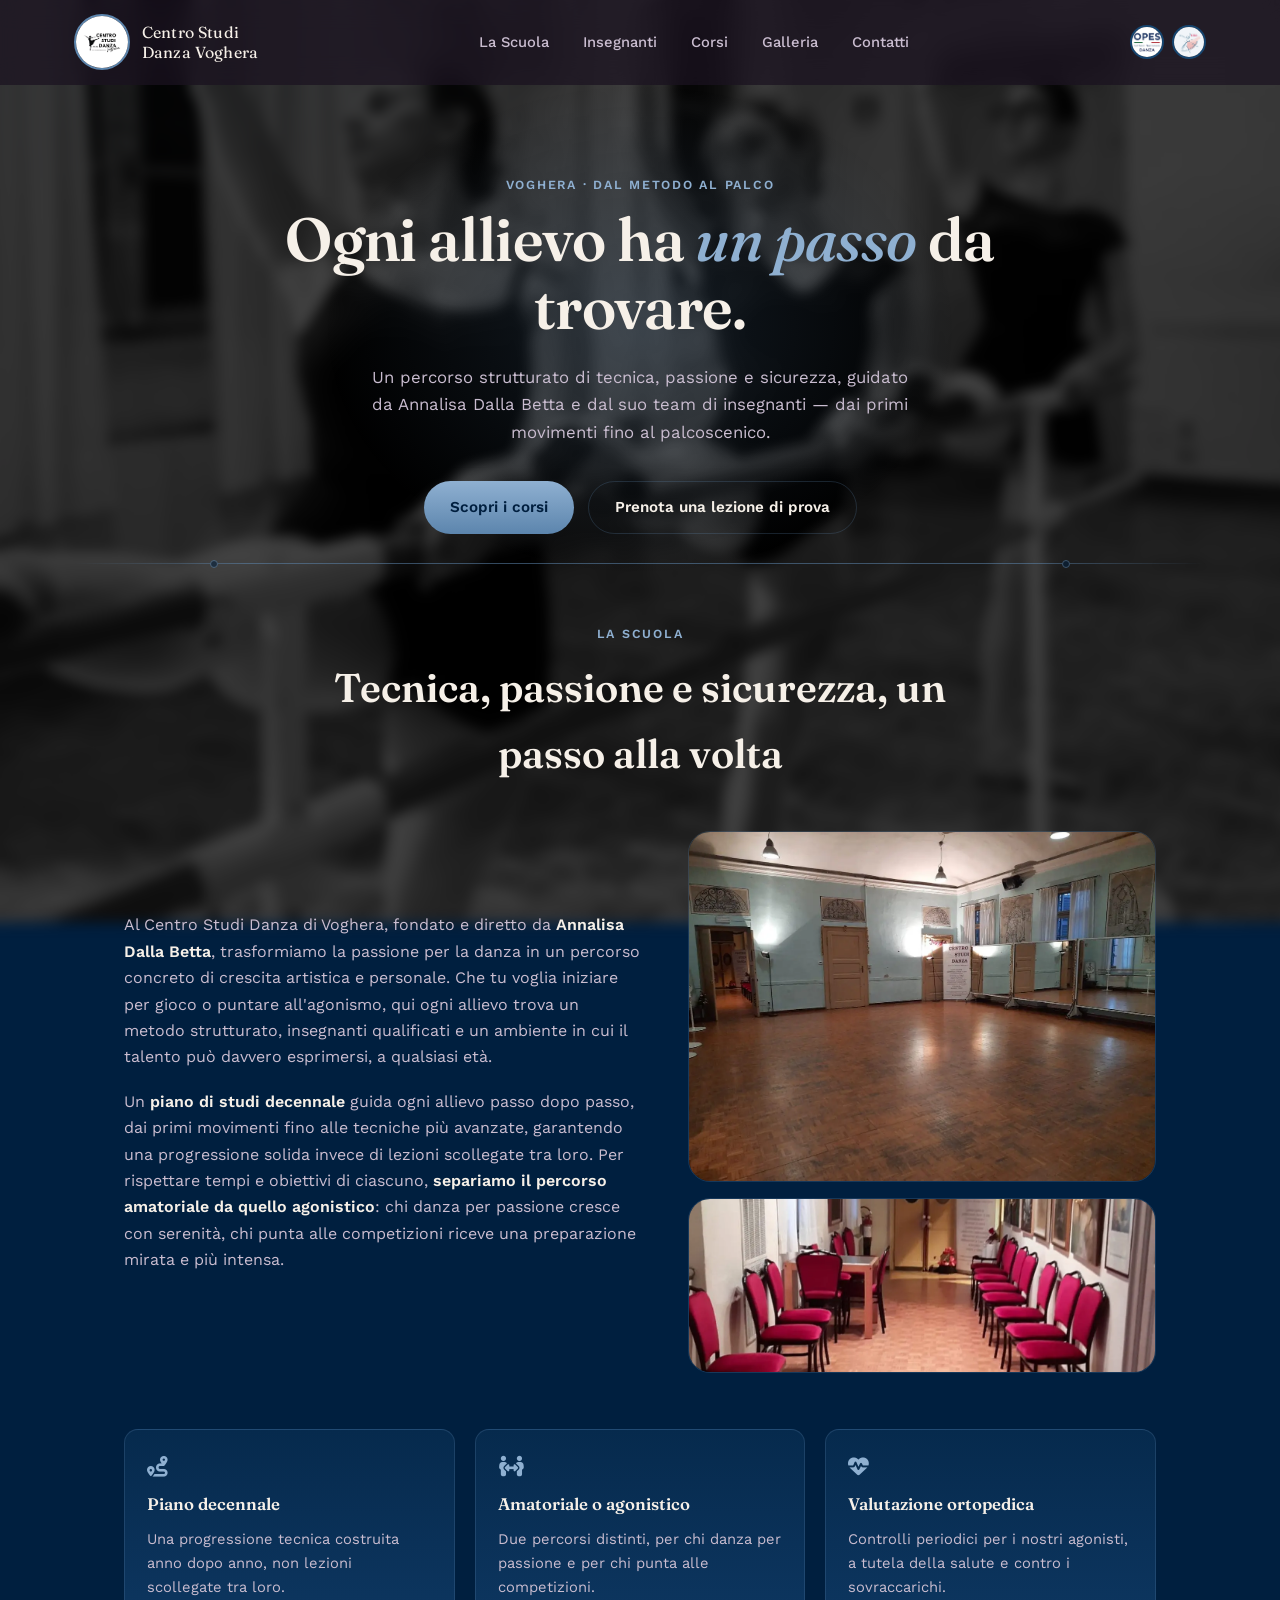
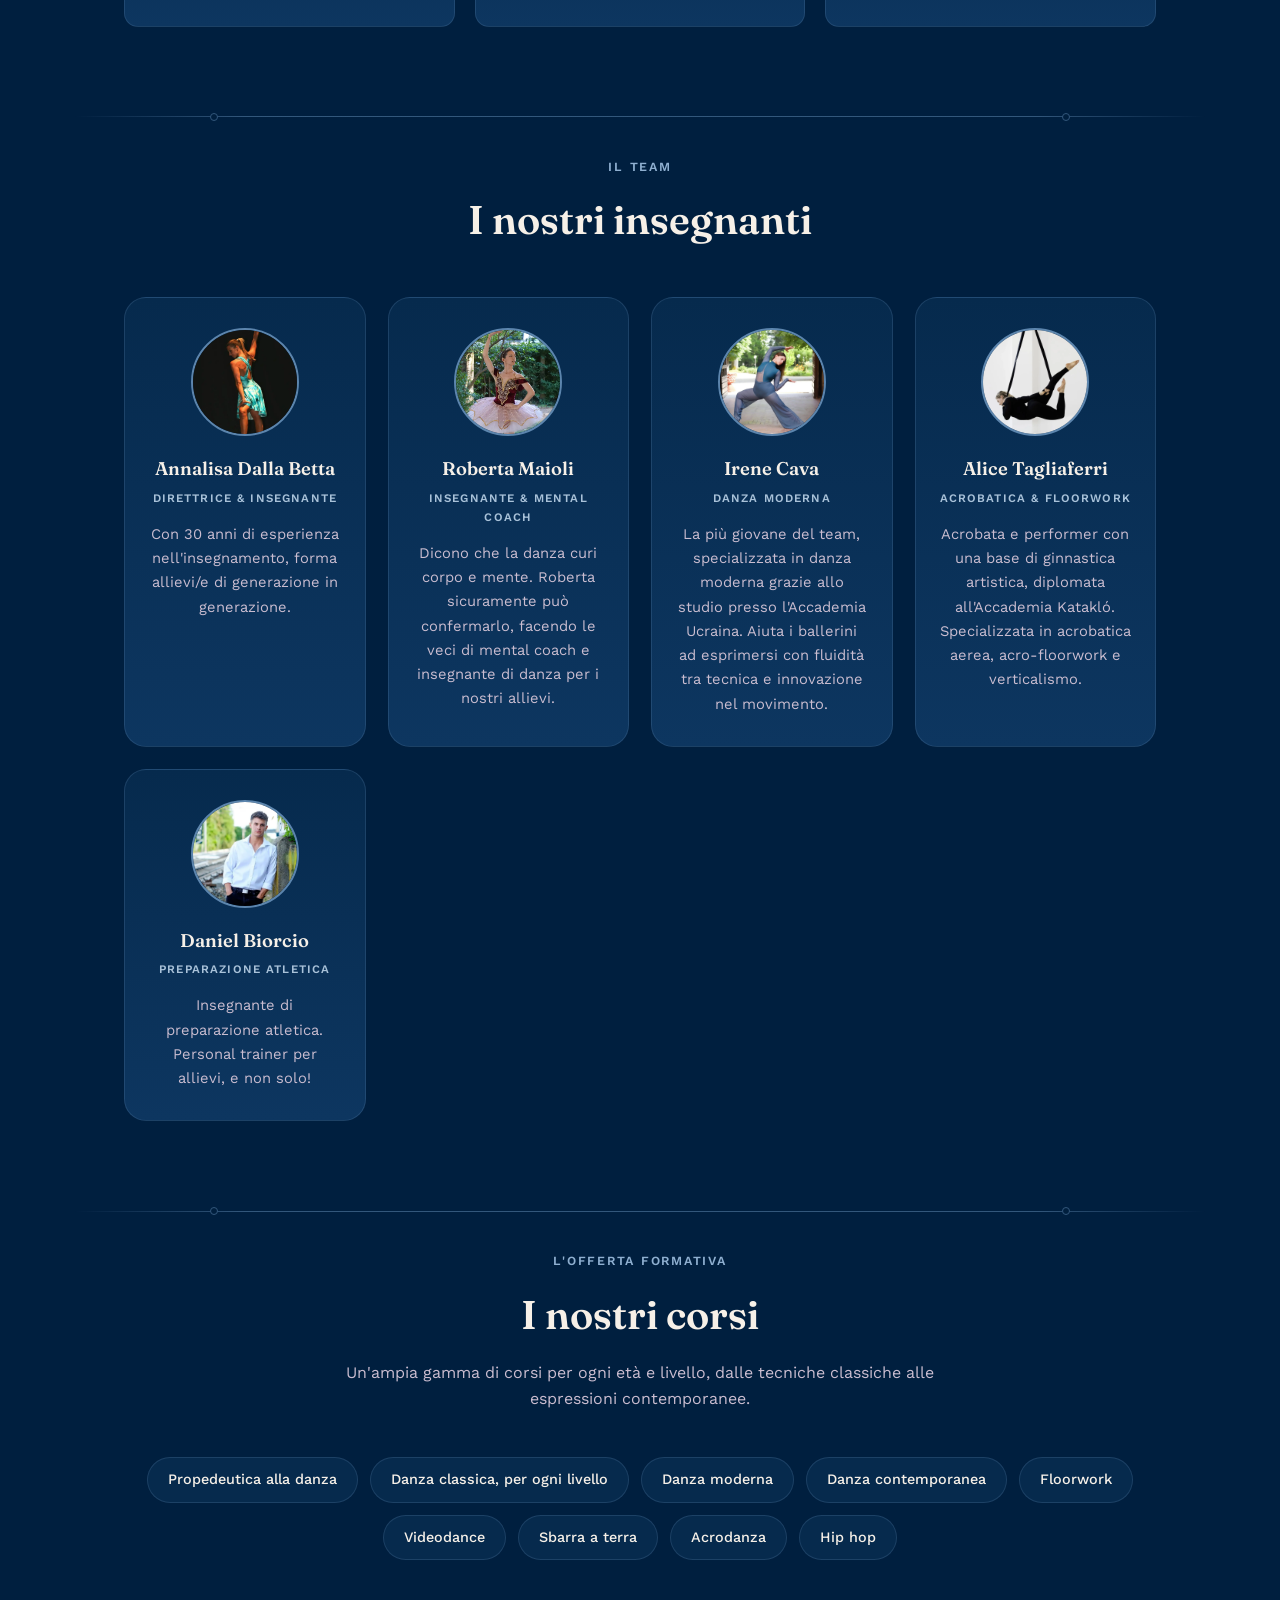
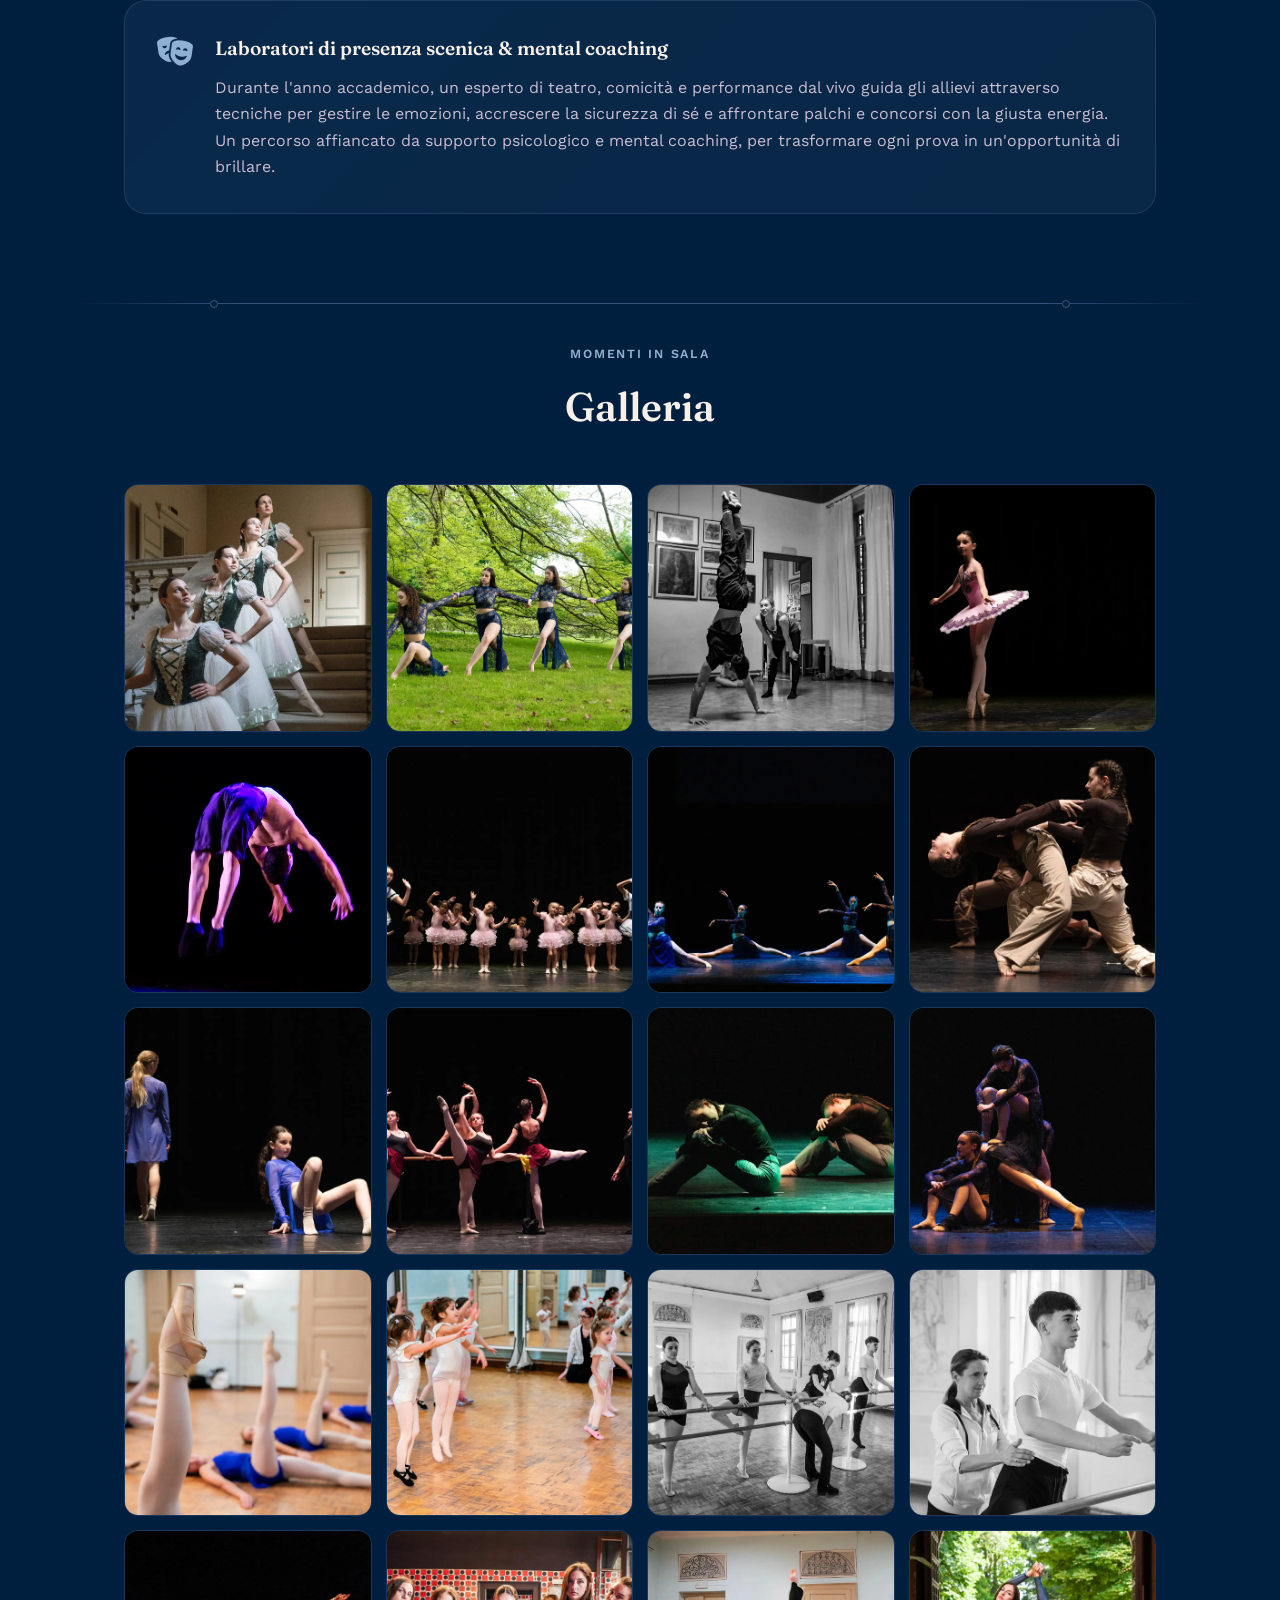
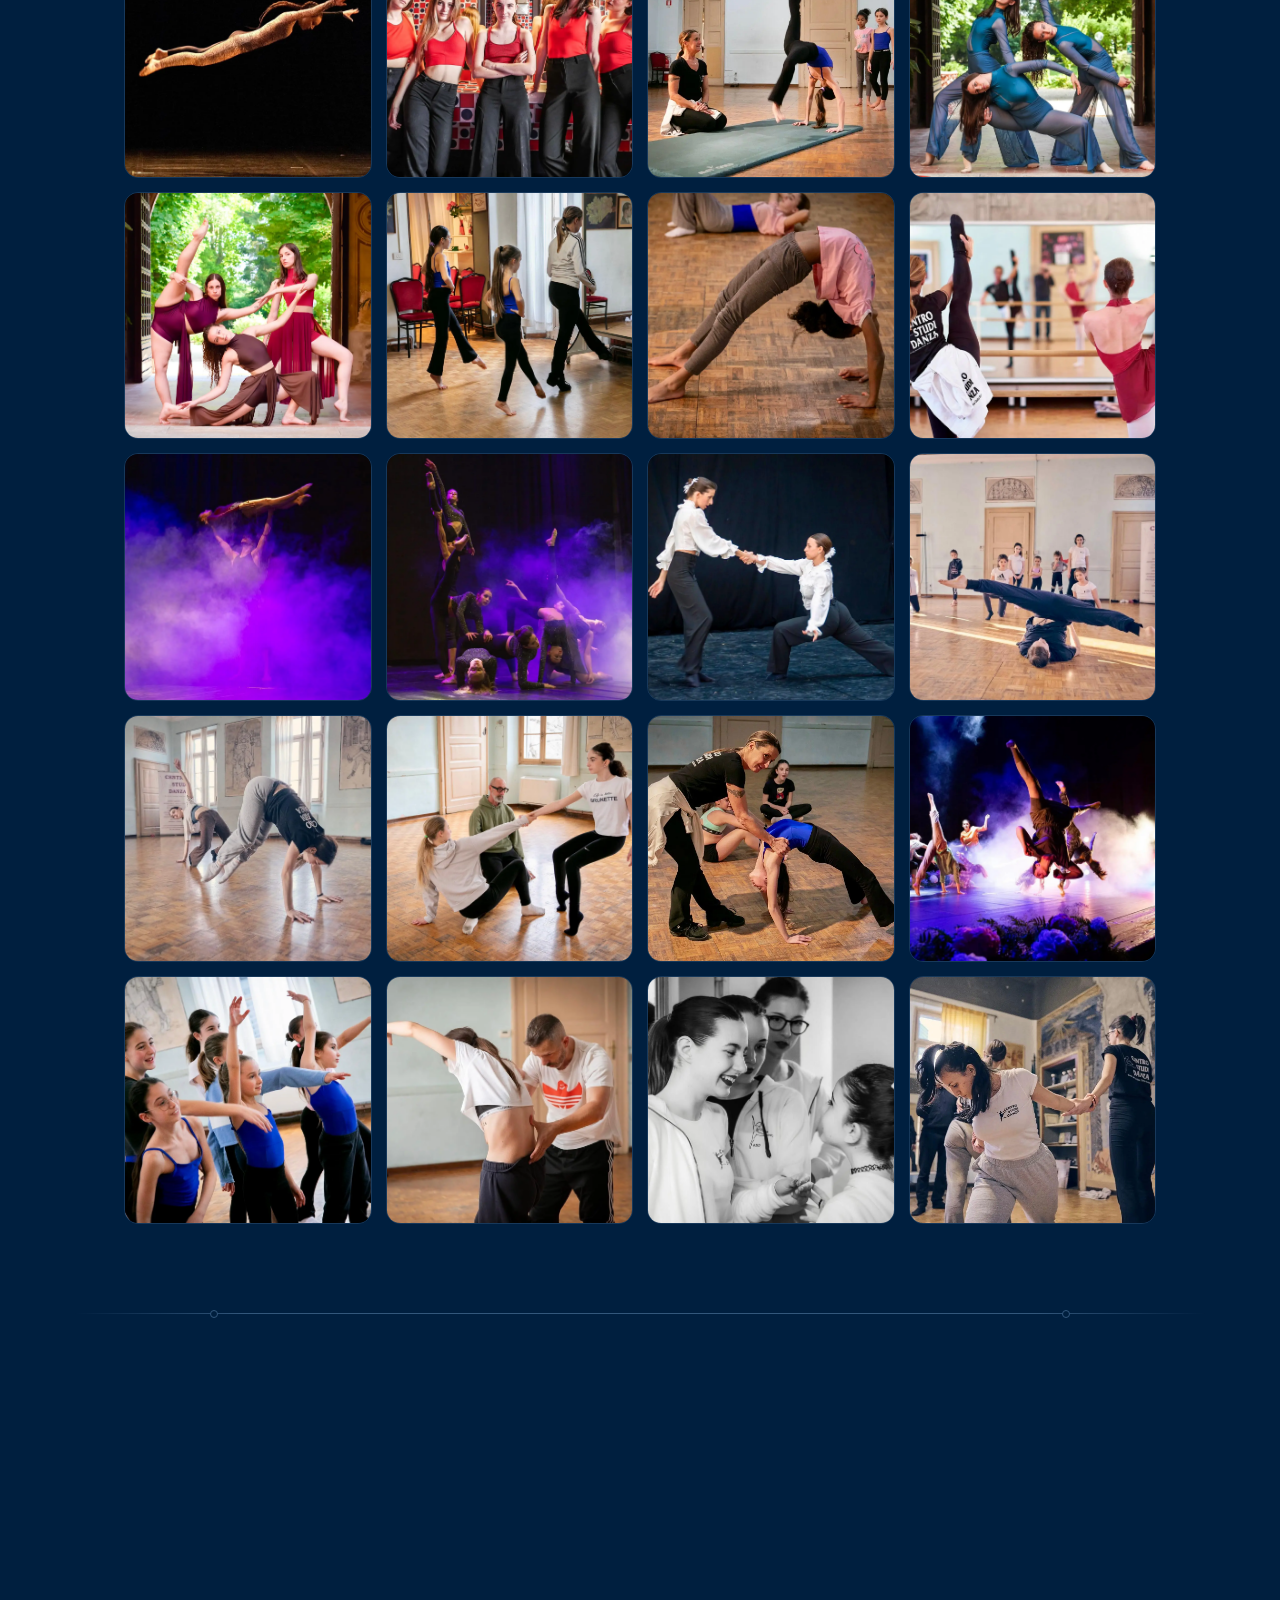
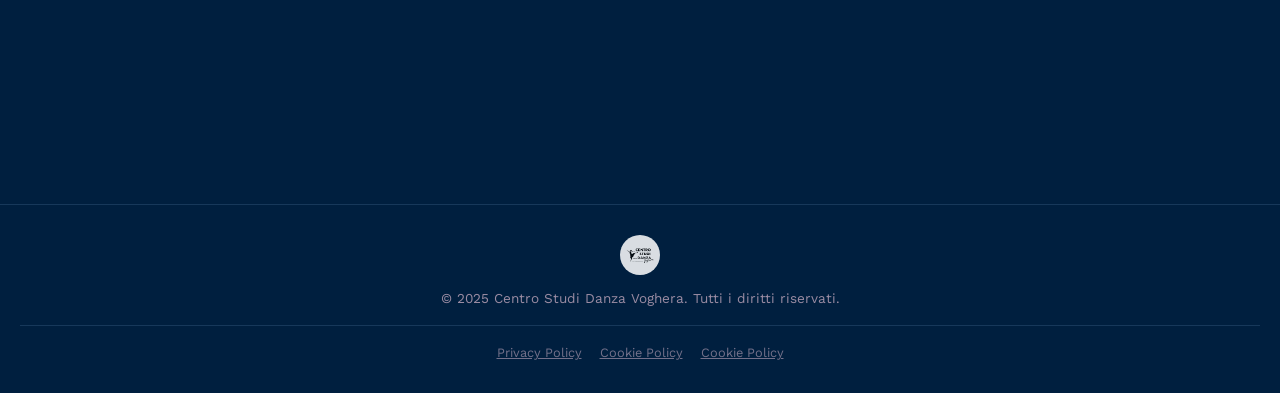
<file: index.html>
<!DOCTYPE html>
<html lang="it">
<head>
    <meta charset="UTF-8">
    <script type="text/javascript" src="https://embeds.iubenda.com/widgets/3793e9b0-da09-4a71-9e04-8647df5bb984.js"></script>
    <meta name="viewport" content="width=device-width, initial-scale=1.0">
    <title>Centro Studi Danza - Voghera</title>
    <meta name="description" content="Scuola di danza a Voghera diretta da Annalisa Dalla Betta. Offriamo corsi di danza classica, moderna, contemporanea, hip hop e molto altro per tutte le età.">
    <link rel="preconnect" href="https://fonts.googleapis.com">
    <link rel="preconnect" href="https://fonts.gstatic.com" crossorigin>
    <link rel="stylesheet" href="style.css">
    <link rel="stylesheet" href="https://cdnjs.cloudflare.com/ajax/libs/font-awesome/6.5.2/css/all.min.css">
</head>
<body>

<header id="site-header">
    <div class="header-inner">
        <a href="#top" class="brand">
            <img src="immagini-insegnanti/logo.webp" alt="Logo Scuola" id="logo" width="64" height="64" fetchpriority="high" loading="eager">
            <span class="brand-text">Centro Studi<br>Danza Voghera</span>
        </a>

        <nav id="site-nav">
            <a href="#scuola">La Scuola</a>
            <a href="#insegnanti">Insegnanti</a>
            <a href="#corsi">Corsi</a>
            <a href="#galleria">Galleria</a>
            <a href="#contatti">Contatti</a>
        </nav>

        <div class="header-right">
            <div class="header-immagini-destra">
                <img src="immagini-insegnanti/opes.webp" alt="Icona 1" class="header-icona" width="38" height="38" loading="lazy">
                <img src="immagini-insegnanti/cibu.webp" alt="Icona 2" class="header-icona" width="38" height="38" loading="lazy">
            </div>
            <button id="nav-toggle" aria-label="Apri il menu" aria-expanded="false" aria-controls="site-nav">
                <span></span><span></span><span></span>
            </button>
        </div>
    </div>
</header>

<main id="top">

    <!-- HERO -->
    <section id="hero" class="hero">
        <div class="hero-glow" aria-hidden="true"></div>
        <div class="hero-inner reveal">
            <p class="eyebrow">Voghera · dal metodo al palco</p>
            <h1>Ogni allievo ha <em>un passo</em> da trovare.</h1>
            <p class="hero-sub">Un percorso strutturato di tecnica, passione e sicurezza, guidato da Annalisa Dalla Betta e dal suo team di insegnanti — dai primi movimenti fino al palcoscenico.</p>
            <div class="hero-cta">
                <a href="#corsi" class="btn btn-gold">Scopri i corsi</a>
                <a href="#contatti" class="btn btn-outline">Prenota una lezione di prova</a>
            </div>
        </div>
        <div class="barre-divider" aria-hidden="true"><span></span></div>
    </section>

    <!-- LA SCUOLA -->
    <section id="scuola" class="section">
        <div class="section-head reveal">
            <p class="eyebrow">La scuola</p>
            <h2>Tecnica, passione e sicurezza, un passo alla volta</h2>
        </div>

        <div class="scuola-grid reveal">
            <div class="scuola-testo">
                <p>Al Centro Studi Danza di Voghera, fondato e diretto da <strong>Annalisa Dalla Betta</strong>, trasformiamo la passione per la danza in un percorso concreto di crescita artistica e personale. Che tu voglia iniziare per gioco o puntare all'agonismo, qui ogni allievo trova un metodo strutturato, insegnanti qualificati e un ambiente in cui il talento può davvero esprimersi, a qualsiasi età.</p>
                <p>Un <strong>piano di studi decennale</strong> guida ogni allievo passo dopo passo, dai primi movimenti fino alle tecniche più avanzate, garantendo una progressione solida invece di lezioni scollegate tra loro. Per rispettare tempi e obiettivi di ciascuno, <strong>separiamo il percorso amatoriale da quello agonistico</strong>: chi danza per passione cresce con serenità, chi punta alle competizioni riceve una preparazione mirata e più intensa.</p>
            </div>
            <div class="scuola-immagini">
                <img src="immagini-insegnanti/sala.webp" alt="Sala di danza" width="800" height="520" loading="lazy">
                <img src="immagini-insegnanti/attesa.webp" alt="Sala d'attesa" width="800" height="320" loading="lazy">
            </div>
        </div>

        <div class="feature-strip reveal">
            <div class="feature-chip">
                <i class="fa-solid fa-route" aria-hidden="true"></i>
                <h3>Piano decennale</h3>
                <p>Una progressione tecnica costruita anno dopo anno, non lezioni scollegate tra loro.</p>
            </div>
            <div class="feature-chip">
                <i class="fa-solid fa-people-arrows" aria-hidden="true"></i>
                <h3>Amatoriale o agonistico</h3>
                <p>Due percorsi distinti, per chi danza per passione e per chi punta alle competizioni.</p>
            </div>
            <div class="feature-chip">
                <i class="fa-solid fa-heart-pulse" aria-hidden="true"></i>
                <h3>Valutazione ortopedica</h3>
                <p>Controlli periodici per i nostri agonisti, a tutela della salute e contro i sovraccarichi.</p>
            </div>
        </div>
    </section>

    <div class="barre-divider" aria-hidden="true"><span></span></div>

    <!-- INSEGNANTI -->
    <section id="insegnanti" class="section">
        <div class="section-head reveal">
            <p class="eyebrow">Il team</p>
            <h2>I nostri insegnanti</h2>
        </div>

        <div class="insegnanti-grid reveal">
            <article class="insegnante">
                <img src="immagini-insegnanti/annalisa.webp" alt="Foto Annalisa Dalla Betta" width="140" height="140" loading="lazy">
                <h3>Annalisa Dalla Betta</h3>
                <p class="ruolo">Direttrice &amp; insegnante</p>
                <p>Con 30 anni di esperienza nell'insegnamento, forma allievi/e di generazione in generazione.</p>
            </article>
            <article class="insegnante">
                <img src="immagini-insegnanti/roberta.webp" alt="Foto Roberta Maioli" width="140" height="140" loading="lazy">
                <h3>Roberta Maioli</h3>
                <p class="ruolo">Insegnante &amp; mental coach</p>
                <p>Dicono che la danza curi corpo e mente. Roberta sicuramente può confermarlo, facendo le veci di mental coach e insegnante di danza per i nostri allievi.</p>
            </article>
            <article class="insegnante">
                <img src="immagini-insegnanti/irene.webp" alt="Foto Irene Cava" width="140" height="140" loading="lazy">
                <h3>Irene Cava</h3>
                <p class="ruolo">Danza moderna</p>
                <p>La più giovane del team, specializzata in danza moderna grazie allo studio presso l'Accademia Ucraina. Aiuta i ballerini ad esprimersi con fluidità tra tecnica e innovazione nel movimento.</p>
            </article>
            <article class="insegnante">
                <img src="immagini-insegnanti/alice.webp" alt="Foto Alice Tagliaferri" width="140" height="140" loading="lazy">
                <h3>Alice Tagliaferri</h3>
                <p class="ruolo">Acrobatica &amp; floorwork</p>
                <p>Acrobata e performer con una base di ginnastica artistica, diplomata all'Accademia Katakló. Specializzata in acrobatica aerea, acro-floorwork e verticalismo.</p>
            </article>
            <article class="insegnante">
                <img src="immagini-insegnanti/daniel.webp" alt="Foto Daniel Biorcio" width="140" height="140" loading="lazy">
                <h3>Daniel Biorcio</h3>
                <p class="ruolo">Preparazione atletica</p>
                <p>Insegnante di preparazione atletica. Personal trainer per allievi, e non solo!</p>
            </article>
        </div>
    </section>

    <div class="barre-divider" aria-hidden="true"><span></span></div>

    <!-- CORSI -->
    <section id="corsi" class="section">
        <div class="section-head reveal">
            <p class="eyebrow">L'offerta formativa</p>
            <h2>I nostri corsi</h2>
            <p class="section-sub">Un'ampia gamma di corsi per ogni età e livello, dalle tecniche classiche alle espressioni contemporanee.</p>
        </div>

        <ul class="corsi-pills reveal">
            <li>Propedeutica alla danza</li>
            <li>Danza classica, per ogni livello</li>
            <li>Danza moderna</li>
            <li>Danza contemporanea</li>
            <li>Floorwork</li>
            <li>Videodance</li>
            <li>Sbarra a terra</li>
            <li>Acrodanza</li>
            <li>Hip hop</li>
        </ul>

        <div class="callout reveal">
            <i class="fa-solid fa-masks-theater" aria-hidden="true"></i>
            <div>
                <h3>Laboratori di presenza scenica &amp; mental coaching</h3>
                <p>Durante l'anno accademico, un esperto di teatro, comicità e performance dal vivo guida gli allievi attraverso tecniche per gestire le emozioni, accrescere la sicurezza di sé e affrontare palchi e concorsi con la giusta energia. Un percorso affiancato da supporto psicologico e mental coaching, per trasformare ogni prova in un'opportunità di brillare.</p>
            </div>
        </div>
    </section>

    <div class="barre-divider" aria-hidden="true"><span></span></div>

    <!-- GALLERIA -->
    <section id="galleria" class="section">
        <div class="section-head reveal">
            <p class="eyebrow">Momenti in sala</p>
            <h2>Galleria</h2>
        </div>
        <div class="grid-galleria reveal">
            <img src="immagini-csd-sito/1.webp" alt="Foto galleria 1" loading="lazy">
            <img src="immagini-csd-sito/2.webp" alt="Foto galleria 2" loading="lazy">
            <img src="immagini-csd-sito/3.webp" alt="Foto galleria 3" loading="lazy">
            <img src="immagini-csd-sito/4.webp" alt="Foto galleria 4" loading="lazy">
            <img src="immagini-csd-sito/5.webp" alt="Foto galleria 5" loading="lazy">
            <img src="immagini-csd-sito/6.webp" alt="Foto galleria 6" loading="lazy">
            <img src="immagini-csd-sito/7.webp" alt="Foto galleria 7" loading="lazy">
            <img src="immagini-csd-sito/8.webp" alt="Foto galleria 8" loading="lazy">
            <img src="immagini-csd-sito/9.webp" alt="Foto galleria 9" loading="lazy">
            <img src="immagini-csd-sito/10.webp" alt="Foto galleria 10" loading="lazy">
            <img src="immagini-csd-sito/11.webp" alt="Foto galleria 11" loading="lazy">
            <img src="immagini-csd-sito/12.webp" alt="Foto galleria 12" loading="lazy">
            <img src="immagini-csd-sito/13.webp" alt="Foto galleria 13" loading="lazy">
            <img src="immagini-csd-sito/14.webp" alt="Foto galleria 14" loading="lazy">
            <img src="immagini-csd-sito/15.webp" alt="Foto galleria 15" loading="lazy">
            <img src="immagini-csd-sito/16.webp" alt="Foto galleria 16" loading="lazy">
            <img src="immagini-csd-sito/17.webp" alt="Foto galleria 17" loading="lazy">
            <img src="immagini-csd-sito/18.webp" alt="Foto galleria 18" loading="lazy">
            <img src="immagini-csd-sito/19.webp" alt="Foto galleria 19" loading="lazy">
            <img src="immagini-csd-sito/20.webp" alt="Foto galleria 20" loading="lazy">
            <img src="immagini-csd-sito/21.webp" alt="Foto galleria 21" loading="lazy">
            <img src="immagini-csd-sito/22.webp" alt="Foto galleria 22" loading="lazy">
            <img src="immagini-csd-sito/23.webp" alt="Foto galleria 23" loading="lazy">
            <img src="immagini-csd-sito/24.webp" alt="Foto galleria 24" loading="lazy">
            <img src="immagini-csd-sito/25.webp" alt="Foto galleria 25" loading="lazy">
            <img src="immagini-csd-sito/26.webp" alt="Foto galleria 26" loading="lazy">
            <img src="immagini-csd-sito/27.webp" alt="Foto galleria 27" loading="lazy">
            <img src="immagini-csd-sito/28.webp" alt="Foto galleria 28" loading="lazy">
            <img src="immagini-csd-sito/29.webp" alt="Foto galleria 29" loading="lazy">
            <img src="immagini-csd-sito/30.webp" alt="Foto galleria 30" loading="lazy">
            <img src="immagini-csd-sito/31.webp" alt="Foto galleria 31" loading="lazy">
            <img src="immagini-csd-sito/32.webp" alt="Foto galleria 32" loading="lazy">
            <img src="immagini-csd-sito/33.webp" alt="Foto galleria 33" loading="lazy">
            <img src="immagini-csd-sito/34.webp" alt="Foto galleria 34" loading="lazy">
            <img src="immagini-csd-sito/35.webp" alt="Foto galleria 35" loading="lazy">
            <img src="immagini-csd-sito/36.webp" alt="Foto galleria 36" loading="lazy">
        </div>
    </section>

    <div class="barre-divider" aria-hidden="true"><span></span></div>

    <!-- CONTATTI -->
    <section id="contatti" class="section">
        <div class="section-head reveal">
            <p class="eyebrow">Veniteci a trovare</p>
            <h2>Contatti</h2>
        </div>

        <div class="contatti-grid reveal">
            <div class="contatti-card">
                <ul class="contatti-list">
                    <li><i class="fa-solid fa-location-dot" aria-hidden="true"></i> Via XX Settembre 92, Voghera (PV)</li>
                    <li><i class="fa-solid fa-envelope" aria-hidden="true"></i> <a href="mailto:centrostudidanzavoghera@gmail.com">centrostudidanzavoghera@gmail.com</a></li>
                    <li><i class="fa-solid fa-phone" aria-hidden="true"></i> <a href="tel:+393776936303">+39 377 693 6303</a></li>
                </ul>
                <div class="social-links">
                    <a href="https://www.instagram.com/centrostudidanzavoghera/" target="_blank" aria-label="Pagina Instagram"><i class="fab fa-instagram"></i></a>
                    <a href="https://www.facebook.com/asdcentrostudidanzavoghera" target="_blank" aria-label="Pagina Facebook"><i class="fab fa-facebook-f"></i></a>
                    <a href="https://www.tiktok.com/@centrostudidanzavoghera?lang=it-IT" target="_blank" aria-label="Pagina TikTok"><i class="fab fa-tiktok"></i></a>
                </div>
            </div>
        </div>
    </section>
</main>

<footer>
    <div class="footer-inner">
        <img src="immagini-insegnanti/logo.webp" alt="Logo Scuola" width="40" height="40" loading="lazy">
        <p>&copy; 2025 Centro Studi Danza Voghera. Tutti i diritti riservati.</p>
    </div>
    <div class="footer-legal">
        <a href="https://www.iubenda.com/privacy-policy/88877278" class="iubenda-white iubenda-noiframe iubenda-embed" title="Privacy Policy ">Privacy Policy</a><script type="text/javascript">(function (w,d) {var loader = function () {var s = d.createElement("script"), tag = d.getElementsByTagName("script")[0]; s.src="https://cdn.iubenda.com/iubenda.js"; tag.parentNode.insertBefore(s,tag);}; if(w.addEventListener){w.addEventListener("load", loader, false);}else if(w.attachEvent){w.attachEvent("onload", loader);}else{w.onload = loader;}})(window, document);</script>    <a href="https://www.iubenda.com/privacy-policy/55440985/cookie-policy" class="iubenda-white iubenda-noiframe iubenda-embed" title="Cookie Policy ">Cookie Policy</a><script type="text/javascript">(function (w,d) {var loader = function () {var s = d.createElement("script"), tag = d.getElementsByTagName("script")[0]; s.src="https://cdn.iubenda.com/iubenda.js"; tag.parentNode.insertBefore(s,tag);}; if(w.addEventListener){w.addEventListener("load", loader, false);}else if(w.attachEvent){w.attachEvent("onload", loader);}else{w.onload = loader;}})(window, document);</script>
        <a href="https://www.iubenda.com/privacy-policy/88877278/cookie-policy" class="iubenda-white iubenda-noiframe iubenda-embed" title="Cookie Policy ">Cookie Policy</a><script type="text/javascript">(function (w,d) {var loader = function () {var s = d.createElement("script"), tag = d.getElementsByTagName("script")[0]; s.src="https://cdn.iubenda.com/iubenda.js"; tag.parentNode.insertBefore(s,tag);}; if(w.addEventListener){w.addEventListener("load", loader, false);}else if(w.attachEvent){w.attachEvent("onload", loader);}else{w.onload = loader;}})(window, document);</script>
    </div>
</footer>

<div id="modal-galleria" class="modal">
    <span class="close-btn">&times;</span>
    <img class="modal-content" id="modal-img">
</div>

<script>
    // Modale galleria
    const modal = document.getElementById("modal-galleria");
    const modalImg = document.getElementById("modal-img");
    const immaginiCliccabili = document.querySelectorAll(".grid-galleria img, #logo, .insegnante img, .header-icona");
    const closeBtn = document.querySelector(".close-btn");

    immaginiCliccabili.forEach(img => {
        img.onclick = function() {
            modal.style.display = "block";
            modalImg.src = this.src;
        }
    });

    closeBtn.onclick = function() {
        modal.style.display = "none";
    }

    window.addEventListener("click", function(event) {
        if (event.target == modal) {
            modal.style.display = "none";
        }
    });

    // Menu mobile
    const navToggle = document.getElementById("nav-toggle");
    const siteNav = document.getElementById("site-nav");

    navToggle.addEventListener("click", function() {
        const isOpen = siteNav.classList.toggle("open");
        navToggle.setAttribute("aria-expanded", isOpen);
        navToggle.classList.toggle("open", isOpen);
    });

    siteNav.querySelectorAll("a").forEach(link => {
        link.addEventListener("click", () => {
            siteNav.classList.remove("open");
            navToggle.setAttribute("aria-expanded", "false");
            navToggle.classList.remove("open");
        });
    });

    // Header compatto allo scroll
    const header = document.getElementById("site-header");
    window.addEventListener("scroll", () => {
        header.classList.toggle("scrolled", window.scrollY > 30);
    });

    // Reveal all'ingresso in viewport
    const revealEls = document.querySelectorAll(".reveal");
    if ("IntersectionObserver" in window) {
        const observer = new IntersectionObserver((entries) => {
            entries.forEach(entry => {
                if (entry.isIntersecting) {
                    entry.target.classList.add("in-view");
                    observer.unobserve(entry.target);
                }
            });
        }, { threshold: 0.15 });
        revealEls.forEach(el => observer.observe(el));
    } else {
        revealEls.forEach(el => el.classList.add("in-view"));
    }
</script>

</body>
</html>
</file>
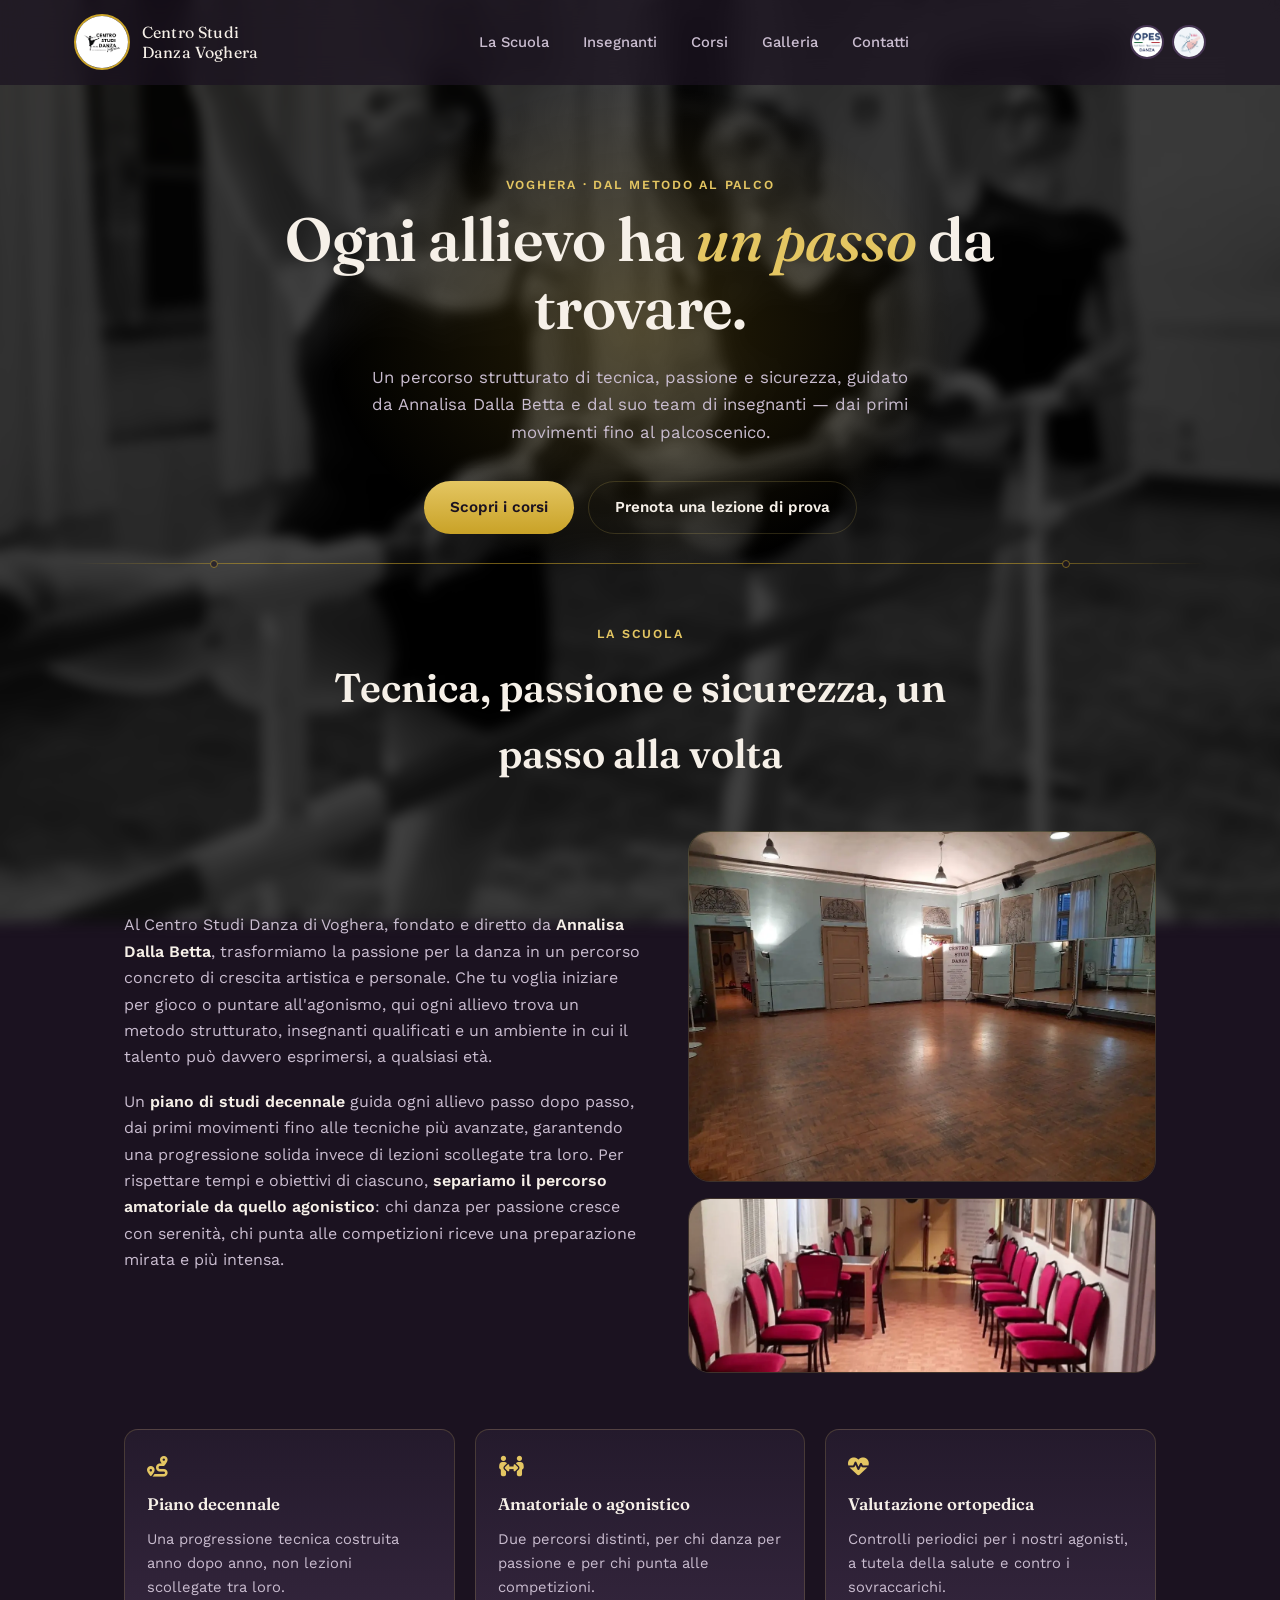
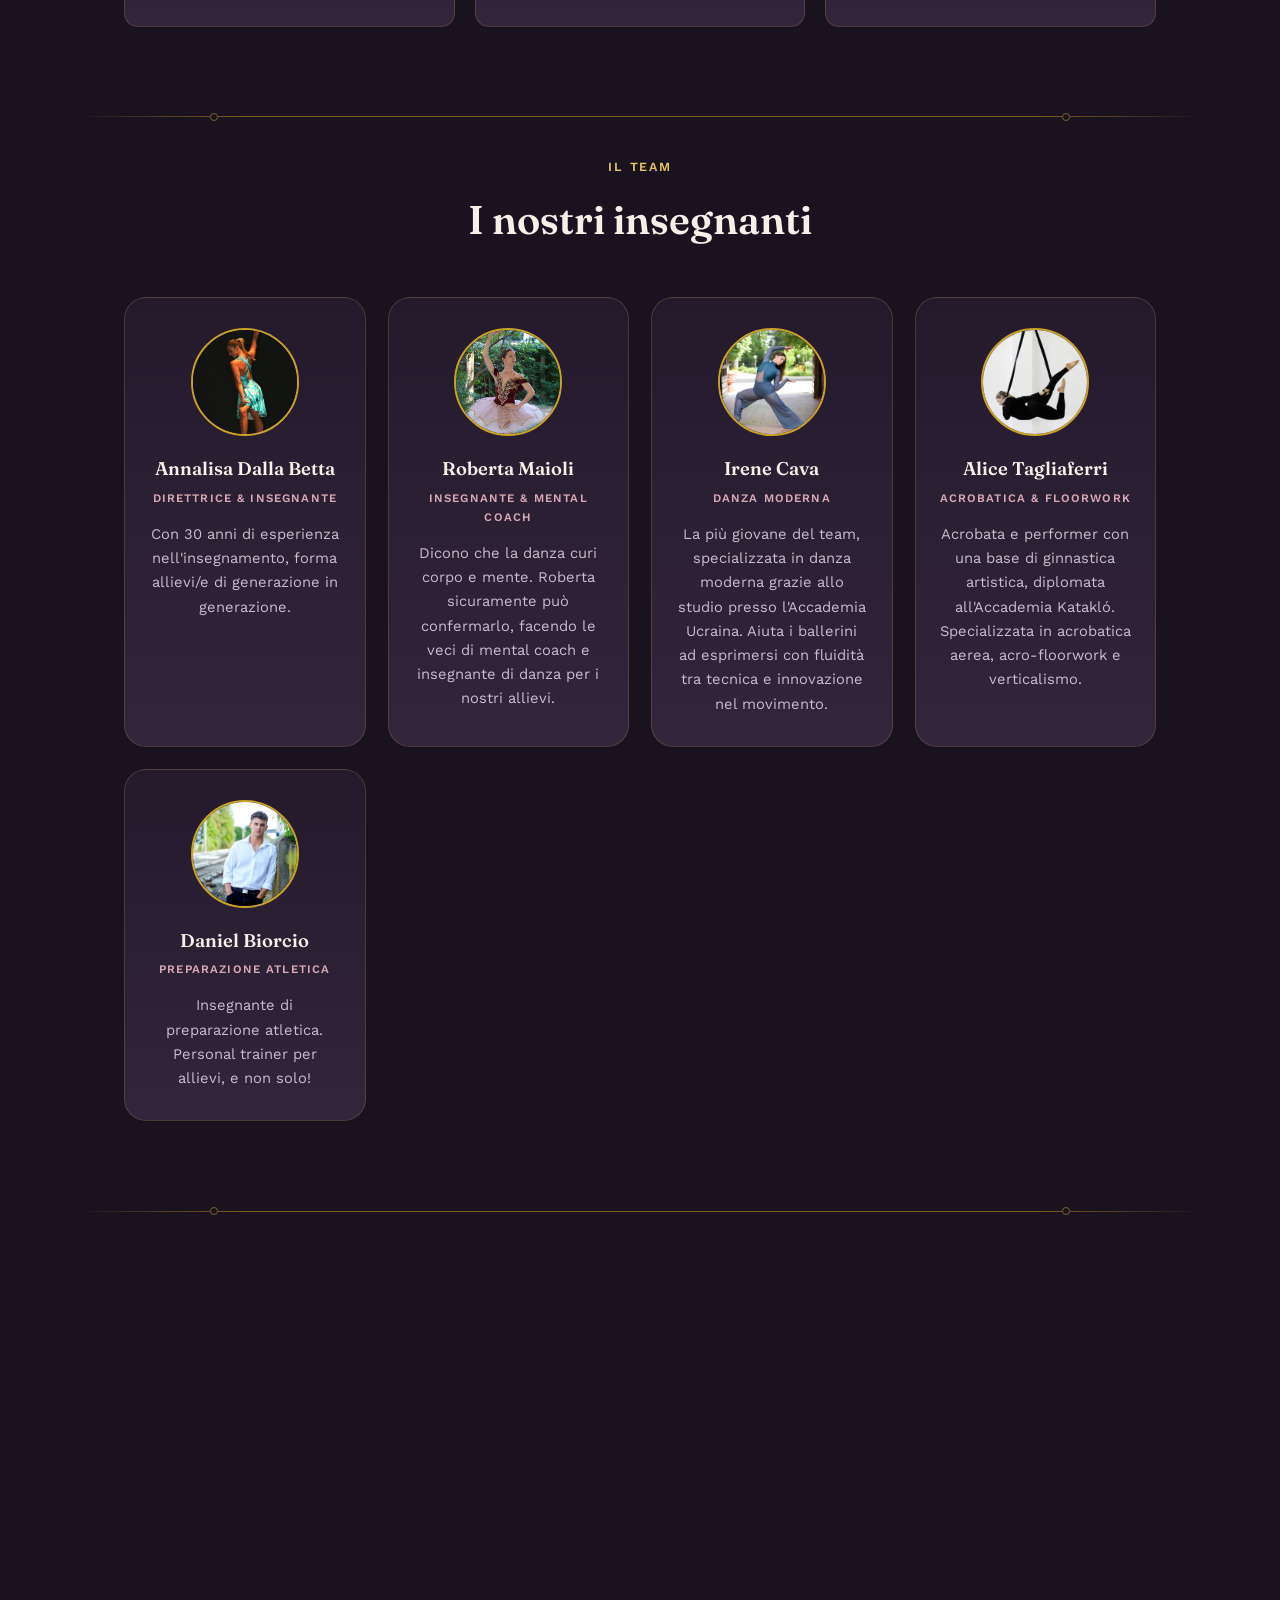
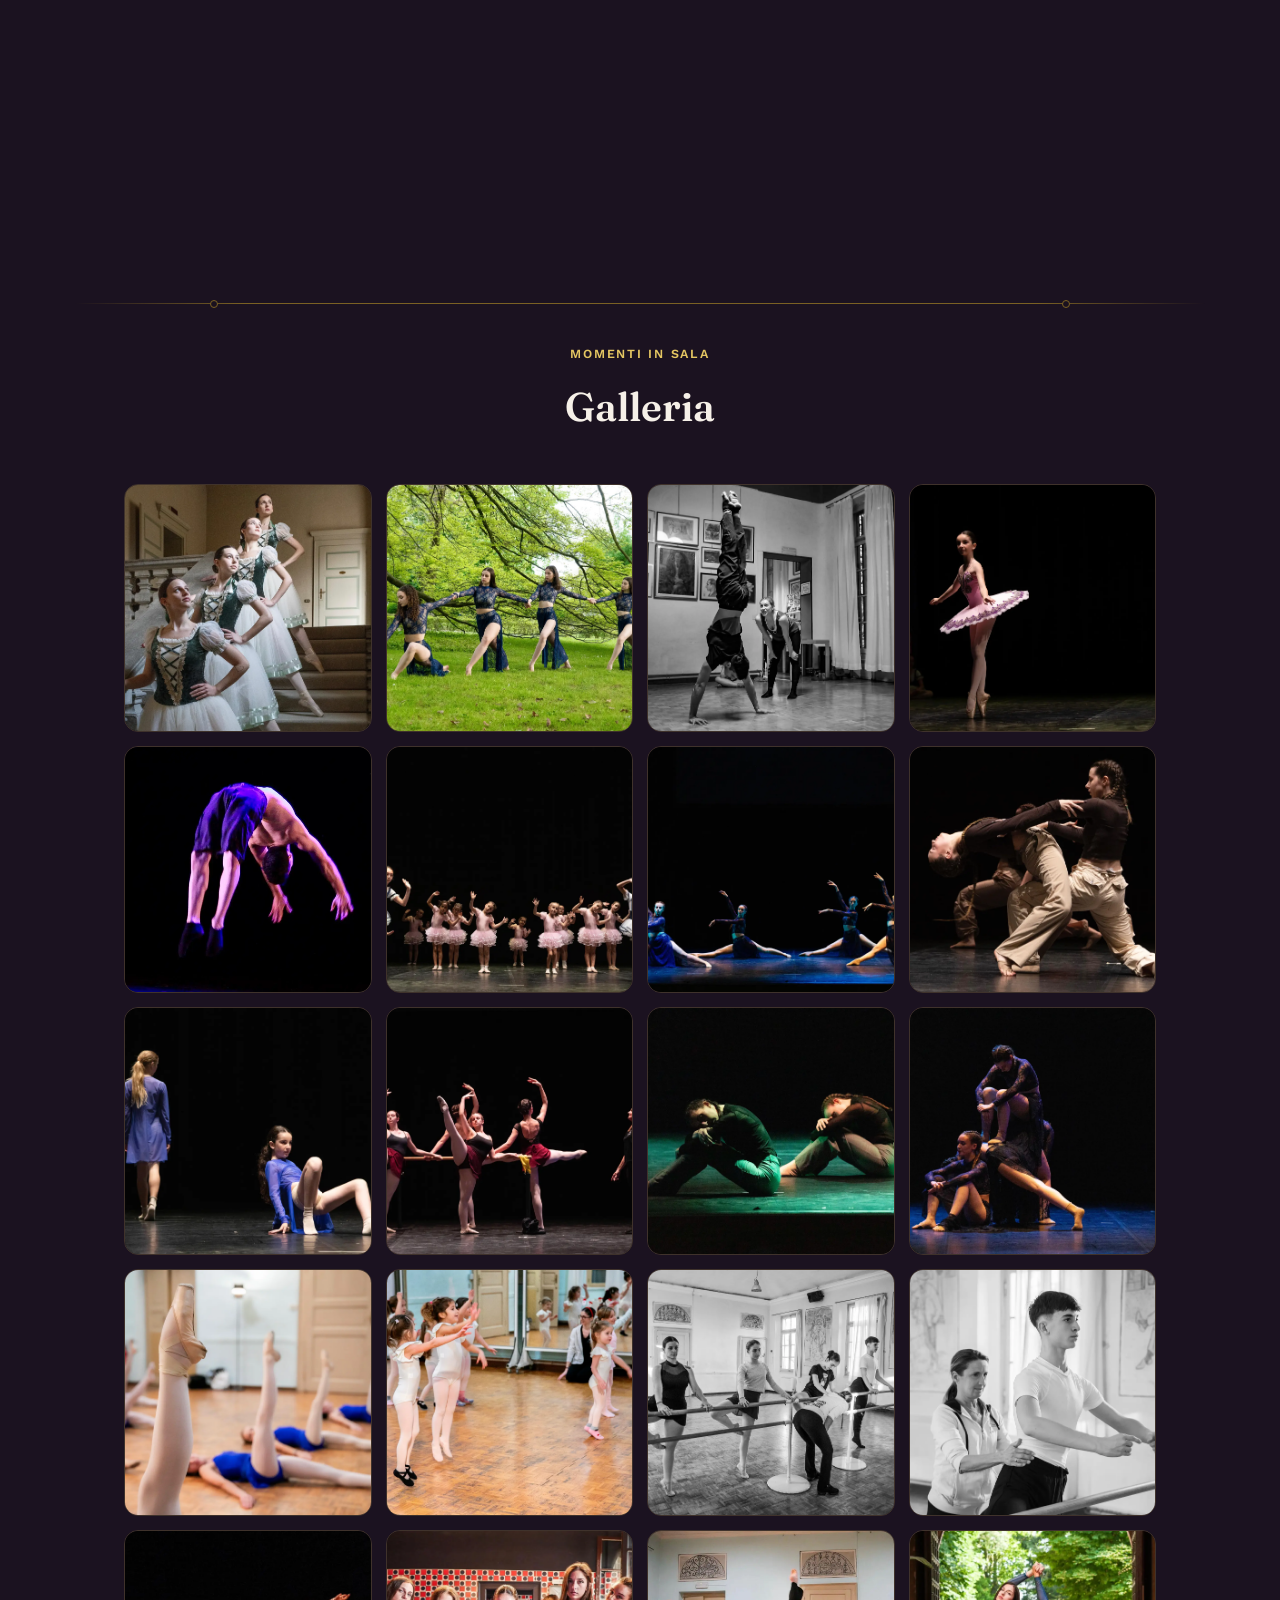
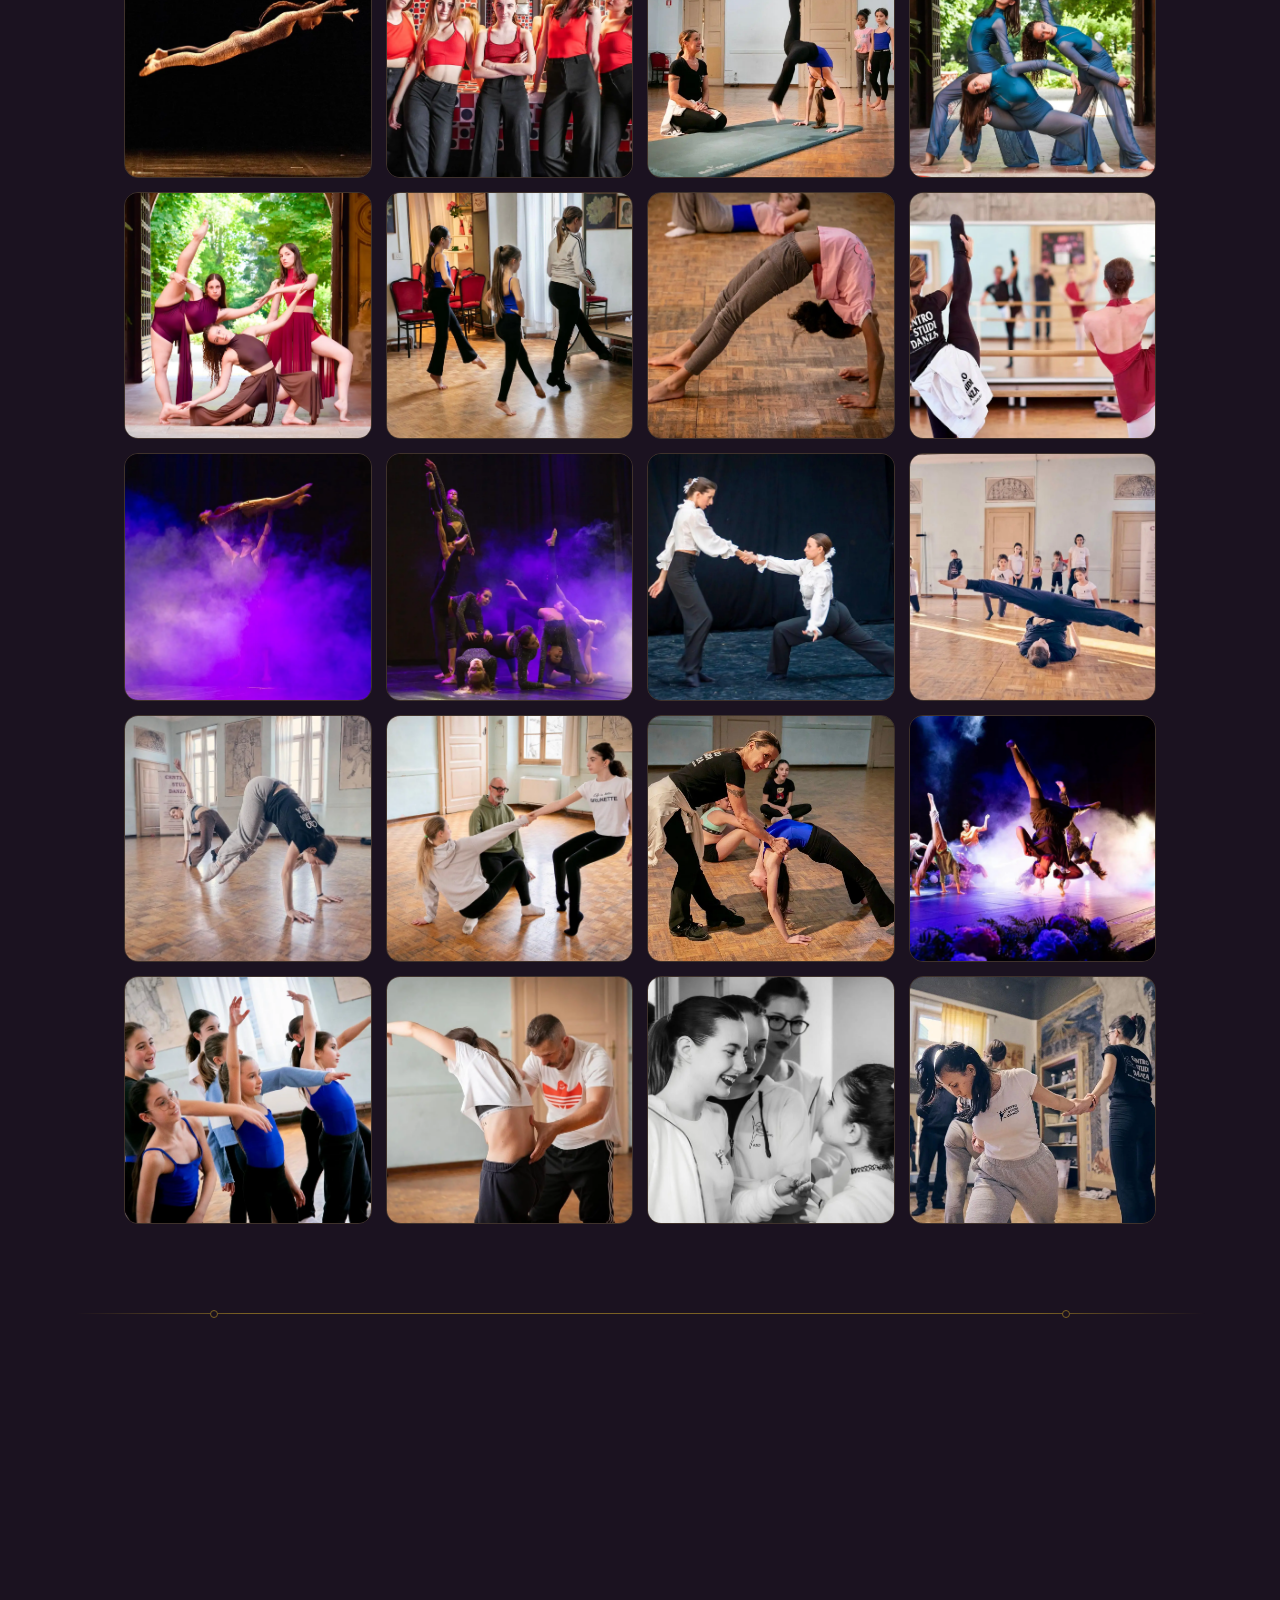
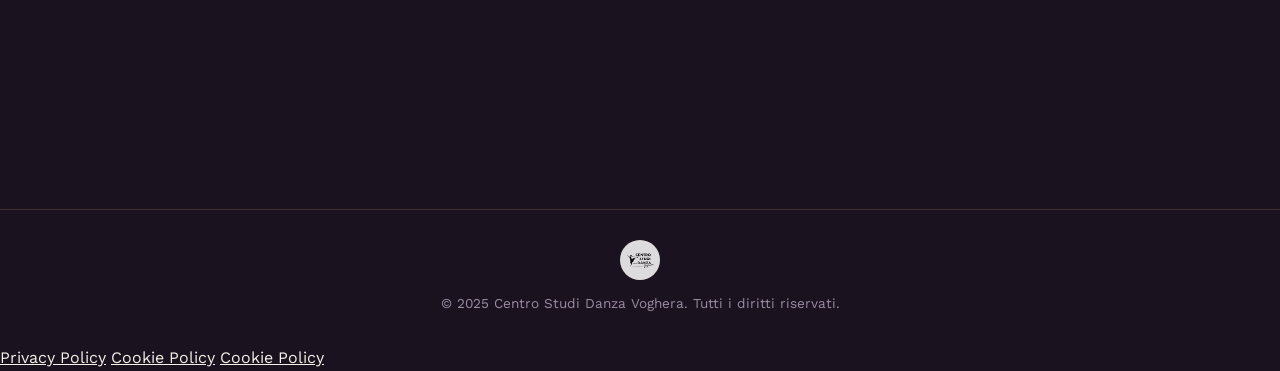
<file: index_v2.html>
<!DOCTYPE html>
<html lang="it">
<head>
    <meta charset="UTF-8">
    <script type="text/javascript" src="https://embeds.iubenda.com/widgets/3793e9b0-da09-4a71-9e04-8647df5bb984.js"></script>
    <meta name="viewport" content="width=device-width, initial-scale=1.0">
    <title>Centro Studi Danza - Voghera</title>
    <meta name="description" content="Scuola di danza a Voghera diretta da Annalisa Dalla Betta. Offriamo corsi di danza classica, moderna, contemporanea, hip hop e molto altro per tutte le età.">
    <link rel="preconnect" href="https://fonts.googleapis.com">
    <link rel="preconnect" href="https://fonts.gstatic.com" crossorigin>
    <link rel="stylesheet" href="style_v2.css">
    <link rel="stylesheet" href="https://cdnjs.cloudflare.com/ajax/libs/font-awesome/6.5.2/css/all.min.css">
</head>
<body>

<header id="site-header">
    <div class="header-inner">
        <a href="#top" class="brand">
            <img src="immagini-insegnanti/logo.webp" alt="Logo Scuola" id="logo" width="64" height="64" fetchpriority="high" loading="eager">
            <span class="brand-text">Centro Studi<br>Danza Voghera</span>
        </a>

        <nav id="site-nav">
            <a href="#scuola">La Scuola</a>
            <a href="#insegnanti">Insegnanti</a>
            <a href="#corsi">Corsi</a>
            <a href="#galleria">Galleria</a>
            <a href="#contatti">Contatti</a>
        </nav>

        <div class="header-right">
            <div class="header-immagini-destra">
                <img src="immagini-insegnanti/opes.webp" alt="Icona 1" class="header-icona" width="38" height="38" loading="lazy">
                <img src="immagini-insegnanti/cibu.webp" alt="Icona 2" class="header-icona" width="38" height="38" loading="lazy">
            </div>
            <button id="nav-toggle" aria-label="Apri il menu" aria-expanded="false" aria-controls="site-nav">
                <span></span><span></span><span></span>
            </button>
        </div>
    </div>
</header>

<main id="top">

    <!-- HERO -->
    <section id="hero" class="hero">
        <div class="hero-glow" aria-hidden="true"></div>
        <div class="hero-inner reveal">
            <p class="eyebrow">Voghera · dal metodo al palco</p>
            <h1>Ogni allievo ha <em>un passo</em> da trovare.</h1>
            <p class="hero-sub">Un percorso strutturato di tecnica, passione e sicurezza, guidato da Annalisa Dalla Betta e dal suo team di insegnanti — dai primi movimenti fino al palcoscenico.</p>
            <div class="hero-cta">
                <a href="#corsi" class="btn btn-gold">Scopri i corsi</a>
                <a href="#contatti" class="btn btn-outline">Prenota una lezione di prova</a>
            </div>
        </div>
        <div class="barre-divider" aria-hidden="true"><span></span></div>
    </section>

    <!-- LA SCUOLA -->
    <section id="scuola" class="section">
        <div class="section-head reveal">
            <p class="eyebrow">La scuola</p>
            <h2>Tecnica, passione e sicurezza, un passo alla volta</h2>
        </div>

        <div class="scuola-grid reveal">
            <div class="scuola-testo">
                <p>Al Centro Studi Danza di Voghera, fondato e diretto da <strong>Annalisa Dalla Betta</strong>, trasformiamo la passione per la danza in un percorso concreto di crescita artistica e personale. Che tu voglia iniziare per gioco o puntare all'agonismo, qui ogni allievo trova un metodo strutturato, insegnanti qualificati e un ambiente in cui il talento può davvero esprimersi, a qualsiasi età.</p>
                <p>Un <strong>piano di studi decennale</strong> guida ogni allievo passo dopo passo, dai primi movimenti fino alle tecniche più avanzate, garantendo una progressione solida invece di lezioni scollegate tra loro. Per rispettare tempi e obiettivi di ciascuno, <strong>separiamo il percorso amatoriale da quello agonistico</strong>: chi danza per passione cresce con serenità, chi punta alle competizioni riceve una preparazione mirata e più intensa.</p>
            </div>
            <div class="scuola-immagini">
                <img src="immagini-insegnanti/sala.webp" alt="Sala di danza" width="800" height="520" loading="lazy">
                <img src="immagini-insegnanti/attesa.webp" alt="Sala d'attesa" width="800" height="320" loading="lazy">
            </div>
        </div>

        <div class="feature-strip reveal">
            <div class="feature-chip">
                <i class="fa-solid fa-route" aria-hidden="true"></i>
                <h3>Piano decennale</h3>
                <p>Una progressione tecnica costruita anno dopo anno, non lezioni scollegate tra loro.</p>
            </div>
            <div class="feature-chip">
                <i class="fa-solid fa-people-arrows" aria-hidden="true"></i>
                <h3>Amatoriale o agonistico</h3>
                <p>Due percorsi distinti, per chi danza per passione e per chi punta alle competizioni.</p>
            </div>
            <div class="feature-chip">
                <i class="fa-solid fa-heart-pulse" aria-hidden="true"></i>
                <h3>Valutazione ortopedica</h3>
                <p>Controlli periodici per i nostri agonisti, a tutela della salute e contro i sovraccarichi.</p>
            </div>
        </div>
    </section>

    <div class="barre-divider" aria-hidden="true"><span></span></div>

    <!-- INSEGNANTI -->
    <section id="insegnanti" class="section">
        <div class="section-head reveal">
            <p class="eyebrow">Il team</p>
            <h2>I nostri insegnanti</h2>
        </div>

        <div class="insegnanti-grid reveal">
            <article class="insegnante">
                <img src="immagini-insegnanti/annalisa.webp" alt="Foto Annalisa Dalla Betta" width="140" height="140" loading="lazy">
                <h3>Annalisa Dalla Betta</h3>
                <p class="ruolo">Direttrice &amp; insegnante</p>
                <p>Con 30 anni di esperienza nell'insegnamento, forma allievi/e di generazione in generazione.</p>
            </article>
            <article class="insegnante">
                <img src="immagini-insegnanti/roberta.webp" alt="Foto Roberta Maioli" width="140" height="140" loading="lazy">
                <h3>Roberta Maioli</h3>
                <p class="ruolo">Insegnante &amp; mental coach</p>
                <p>Dicono che la danza curi corpo e mente. Roberta sicuramente può confermarlo, facendo le veci di mental coach e insegnante di danza per i nostri allievi.</p>
            </article>
            <article class="insegnante">
                <img src="immagini-insegnanti/irene.webp" alt="Foto Irene Cava" width="140" height="140" loading="lazy">
                <h3>Irene Cava</h3>
                <p class="ruolo">Danza moderna</p>
                <p>La più giovane del team, specializzata in danza moderna grazie allo studio presso l'Accademia Ucraina. Aiuta i ballerini ad esprimersi con fluidità tra tecnica e innovazione nel movimento.</p>
            </article>
            <article class="insegnante">
                <img src="immagini-insegnanti/alice.webp" alt="Foto Alice Tagliaferri" width="140" height="140" loading="lazy">
                <h3>Alice Tagliaferri</h3>
                <p class="ruolo">Acrobatica &amp; floorwork</p>
                <p>Acrobata e performer con una base di ginnastica artistica, diplomata all'Accademia Katakló. Specializzata in acrobatica aerea, acro-floorwork e verticalismo.</p>
            </article>
            <article class="insegnante">
                <img src="immagini-insegnanti/daniel.webp" alt="Foto Daniel Biorcio" width="140" height="140" loading="lazy">
                <h3>Daniel Biorcio</h3>
                <p class="ruolo">Preparazione atletica</p>
                <p>Insegnante di preparazione atletica. Personal trainer per allievi, e non solo!</p>
            </article>
        </div>
    </section>

    <div class="barre-divider" aria-hidden="true"><span></span></div>

    <!-- CORSI -->
    <section id="corsi" class="section">
        <div class="section-head reveal">
            <p class="eyebrow">L'offerta formativa</p>
            <h2>I nostri corsi</h2>
            <p class="section-sub">Un'ampia gamma di corsi per ogni età e livello, dalle tecniche classiche alle espressioni contemporanee.</p>
        </div>

        <ul class="corsi-pills reveal">
            <li>Propedeutica alla danza</li>
            <li>Danza classica, per ogni livello</li>
            <li>Danza moderna</li>
            <li>Danza contemporanea</li>
            <li>Floorwork</li>
            <li>Videodance</li>
            <li>Sbarra a terra</li>
            <li>Acrodanza</li>
            <li>Hip hop</li>
        </ul>

        <div class="callout reveal">
            <i class="fa-solid fa-masks-theater" aria-hidden="true"></i>
            <div>
                <h3>Laboratori di presenza scenica &amp; mental coaching</h3>
                <p>Durante l'anno accademico, un esperto di teatro, comicità e performance dal vivo guida gli allievi attraverso tecniche per gestire le emozioni, accrescere la sicurezza di sé e affrontare palchi e concorsi con la giusta energia. Un percorso affiancato da supporto psicologico e mental coaching, per trasformare ogni prova in un'opportunità di brillare.</p>
            </div>
        </div>
    </section>

    <div class="barre-divider" aria-hidden="true"><span></span></div>

    <!-- GALLERIA -->
    <section id="galleria" class="section">
        <div class="section-head reveal">
            <p class="eyebrow">Momenti in sala</p>
            <h2>Galleria</h2>
        </div>
        <div class="grid-galleria reveal">
            <img src="immagini-csd-sito/1.webp" alt="Foto galleria 1" loading="lazy">
            <img src="immagini-csd-sito/2.webp" alt="Foto galleria 2" loading="lazy">
            <img src="immagini-csd-sito/3.webp" alt="Foto galleria 3" loading="lazy">
            <img src="immagini-csd-sito/4.webp" alt="Foto galleria 4" loading="lazy">
            <img src="immagini-csd-sito/5.webp" alt="Foto galleria 5" loading="lazy">
            <img src="immagini-csd-sito/6.webp" alt="Foto galleria 6" loading="lazy">
            <img src="immagini-csd-sito/7.webp" alt="Foto galleria 7" loading="lazy">
            <img src="immagini-csd-sito/8.webp" alt="Foto galleria 8" loading="lazy">
            <img src="immagini-csd-sito/9.webp" alt="Foto galleria 9" loading="lazy">
            <img src="immagini-csd-sito/10.webp" alt="Foto galleria 10" loading="lazy">
            <img src="immagini-csd-sito/11.webp" alt="Foto galleria 11" loading="lazy">
            <img src="immagini-csd-sito/12.webp" alt="Foto galleria 12" loading="lazy">
            <img src="immagini-csd-sito/13.webp" alt="Foto galleria 13" loading="lazy">
            <img src="immagini-csd-sito/14.webp" alt="Foto galleria 14" loading="lazy">
            <img src="immagini-csd-sito/15.webp" alt="Foto galleria 15" loading="lazy">
            <img src="immagini-csd-sito/16.webp" alt="Foto galleria 16" loading="lazy">
            <img src="immagini-csd-sito/17.webp" alt="Foto galleria 17" loading="lazy">
            <img src="immagini-csd-sito/18.webp" alt="Foto galleria 18" loading="lazy">
            <img src="immagini-csd-sito/19.webp" alt="Foto galleria 19" loading="lazy">
            <img src="immagini-csd-sito/20.webp" alt="Foto galleria 20" loading="lazy">
            <img src="immagini-csd-sito/21.webp" alt="Foto galleria 21" loading="lazy">
            <img src="immagini-csd-sito/22.webp" alt="Foto galleria 22" loading="lazy">
            <img src="immagini-csd-sito/23.webp" alt="Foto galleria 23" loading="lazy">
            <img src="immagini-csd-sito/24.webp" alt="Foto galleria 24" loading="lazy">
            <img src="immagini-csd-sito/25.webp" alt="Foto galleria 25" loading="lazy">
            <img src="immagini-csd-sito/26.webp" alt="Foto galleria 26" loading="lazy">
            <img src="immagini-csd-sito/27.webp" alt="Foto galleria 27" loading="lazy">
            <img src="immagini-csd-sito/28.webp" alt="Foto galleria 28" loading="lazy">
            <img src="immagini-csd-sito/29.webp" alt="Foto galleria 29" loading="lazy">
            <img src="immagini-csd-sito/30.webp" alt="Foto galleria 30" loading="lazy">
            <img src="immagini-csd-sito/31.webp" alt="Foto galleria 31" loading="lazy">
            <img src="immagini-csd-sito/32.webp" alt="Foto galleria 32" loading="lazy">
            <img src="immagini-csd-sito/33.webp" alt="Foto galleria 33" loading="lazy">
            <img src="immagini-csd-sito/34.webp" alt="Foto galleria 34" loading="lazy">
            <img src="immagini-csd-sito/35.webp" alt="Foto galleria 35" loading="lazy">
            <img src="immagini-csd-sito/36.webp" alt="Foto galleria 36" loading="lazy">
        </div>
    </section>

    <div class="barre-divider" aria-hidden="true"><span></span></div>

    <!-- CONTATTI -->
    <section id="contatti" class="section">
        <div class="section-head reveal">
            <p class="eyebrow">Veniteci a trovare</p>
            <h2>Contatti</h2>
        </div>

        <div class="contatti-grid reveal">
            <div class="contatti-card">
                <ul class="contatti-list">
                    <li><i class="fa-solid fa-location-dot" aria-hidden="true"></i> Via XX Settembre 92, Voghera (PV)</li>
                    <li><i class="fa-solid fa-envelope" aria-hidden="true"></i> <a href="mailto:centrostudidanzavoghera@gmail.com">centrostudidanzavoghera@gmail.com</a></li>
                    <li><i class="fa-solid fa-phone" aria-hidden="true"></i> <a href="tel:+393776936303">+39 377 693 6303</a></li>
                </ul>
                <div class="social-links">
                    <a href="https://www.instagram.com/centrostudidanzavoghera/" target="_blank" aria-label="Pagina Instagram"><i class="fab fa-instagram"></i></a>
                    <a href="https://www.facebook.com/asdcentrostudidanzavoghera" target="_blank" aria-label="Pagina Facebook"><i class="fab fa-facebook-f"></i></a>
                    <a href="https://www.tiktok.com/@centrostudidanzavoghera?lang=it-IT" target="_blank" aria-label="Pagina TikTok"><i class="fab fa-tiktok"></i></a>
                </div>
            </div>
            <a href="#contatti" class="cta-card">
                <i class="fa-solid fa-shoe-prints" aria-hidden="true"></i>
                <h3>Pronto a muovere il primo passo?</h3>
                <p>Scrivici o chiamaci per prenotare una lezione di prova.</p>
                <span class="cta-card-link">Contattaci <i class="fa-solid fa-arrow-right"></i></span>
            </a>
        </div>
    </section>
</main>

<footer>
    <div class="footer-inner">
        <img src="immagini-insegnanti/logo.webp" alt="Logo Scuola" width="40" height="40" loading="lazy">
        <p>&copy; 2025 Centro Studi Danza Voghera. Tutti i diritti riservati.</p>
    </div>
</footer>

<div id="modal-galleria" class="modal">
    <span class="close-btn">&times;</span>
    <img class="modal-content" id="modal-img">
</div>

<script>
    // Modale galleria
    const modal = document.getElementById("modal-galleria");
    const modalImg = document.getElementById("modal-img");
    const immaginiCliccabili = document.querySelectorAll(".grid-galleria img, #logo, .insegnante img, .header-icona");
    const closeBtn = document.querySelector(".close-btn");

    immaginiCliccabili.forEach(img => {
        img.onclick = function() {
            modal.style.display = "block";
            modalImg.src = this.src;
        }
    });

    closeBtn.onclick = function() {
        modal.style.display = "none";
    }

    window.addEventListener("click", function(event) {
        if (event.target == modal) {
            modal.style.display = "none";
        }
    });

    // Menu mobile
    const navToggle = document.getElementById("nav-toggle");
    const siteNav = document.getElementById("site-nav");

    navToggle.addEventListener("click", function() {
        const isOpen = siteNav.classList.toggle("open");
        navToggle.setAttribute("aria-expanded", isOpen);
        navToggle.classList.toggle("open", isOpen);
    });

    siteNav.querySelectorAll("a").forEach(link => {
        link.addEventListener("click", () => {
            siteNav.classList.remove("open");
            navToggle.setAttribute("aria-expanded", "false");
            navToggle.classList.remove("open");
        });
    });

    // Header compatto allo scroll
    const header = document.getElementById("site-header");
    window.addEventListener("scroll", () => {
        header.classList.toggle("scrolled", window.scrollY > 30);
    });

    // Reveal all'ingresso in viewport
    const revealEls = document.querySelectorAll(".reveal");
    if ("IntersectionObserver" in window) {
        const observer = new IntersectionObserver((entries) => {
            entries.forEach(entry => {
                if (entry.isIntersecting) {
                    entry.target.classList.add("in-view");
                    observer.unobserve(entry.target);
                }
            });
        }, { threshold: 0.15 });
        revealEls.forEach(el => observer.observe(el));
    } else {
        revealEls.forEach(el => el.classList.add("in-view"));
    }
</script>

<a href="https://www.iubenda.com/privacy-policy/88877278" class="iubenda-white iubenda-noiframe iubenda-embed" title="Privacy Policy ">Privacy Policy</a><script type="text/javascript">(function (w,d) {var loader = function () {var s = d.createElement("script"), tag = d.getElementsByTagName("script")[0]; s.src="https://cdn.iubenda.com/iubenda.js"; tag.parentNode.insertBefore(s,tag);}; if(w.addEventListener){w.addEventListener("load", loader, false);}else if(w.attachEvent){w.attachEvent("onload", loader);}else{w.onload = loader;}})(window, document);</script>    <a href="https://www.iubenda.com/privacy-policy/55440985/cookie-policy" class="iubenda-white iubenda-noiframe iubenda-embed" title="Cookie Policy ">Cookie Policy</a><script type="text/javascript">(function (w,d) {var loader = function () {var s = d.createElement("script"), tag = d.getElementsByTagName("script")[0]; s.src="https://cdn.iubenda.com/iubenda.js"; tag.parentNode.insertBefore(s,tag);}; if(w.addEventListener){w.addEventListener("load", loader, false);}else if(w.attachEvent){w.attachEvent("onload", loader);}else{w.onload = loader;}})(window, document);</script>
    <a href="https://www.iubenda.com/privacy-policy/88877278/cookie-policy" class="iubenda-white iubenda-noiframe iubenda-embed" title="Cookie Policy ">Cookie Policy</a><script type="text/javascript">(function (w,d) {var loader = function () {var s = d.createElement("script"), tag = d.getElementsByTagName("script")[0]; s.src="https://cdn.iubenda.com/iubenda.js"; tag.parentNode.insertBefore(s,tag);}; if(w.addEventListener){w.addEventListener("load", loader, false);}else if(w.attachEvent){w.attachEvent("onload", loader);}else{w.onload = loader;}})(window, document);</script>

</body>
</html>
</file>
<file: style.css>
/* =================================
   FONT: Fraunces (display, corsivo) + Work Sans (testo/utility)
   ================================= */
@import url('https://fonts.googleapis.com/css2?family=Fraunces:ital,opsz,wght@0,9..144,400;0,9..144,600;1,9..144,500;1,9..144,600&family=Work+Sans:wght@400;500;600;700&display=swap');

/* =================================
   TOKEN DI DESIGN
   ================================= */
:root {
    /* Palette blu originale: blu notte come colore principale, azzurro come accento */
    --plum-950: #001f3f;
    --plum-900: #062a4d;
    --plum-800: #0d3660;
    --plum-700: #16456f;
    --plum-line: rgba(92, 133, 173, 0.25);

    --gold-500: #5c85ad;
    --gold-300: #8fb0d1;
    --gold-glow: rgba(92, 133, 173, 0.35);

    --rose-400: #a9c2d9;

    --ivory-100: #f6f0e8;
    --ivory-300: #cabdd0;
    --ivory-500: #9a8ca3;

    --radius-l: 22px;
    --radius-m: 14px;
    --radius-s: 8px;

    --font-display: 'Fraunces', serif;
    --font-body: 'Work Sans', sans-serif;

    --shadow-card: 0 20px 45px rgba(10, 6, 14, 0.45);
    --ease: cubic-bezier(0.22, 1, 0.36, 1);
}

/* =================================
   RESET & IMPOSTAZIONI GENERALI
   ================================= */
html {
    box-sizing: border-box;
    scroll-behavior: smooth;
}
*, *::before, *::after {
    box-sizing: inherit;
}

body {
    font-family: var(--font-body);
    margin: 0;
    background-color: var(--plum-950);
    color: var(--ivory-100);
    line-height: 1.65;
    -webkit-font-smoothing: antialiased;
    display: flex;
    flex-direction: column;
    min-height: 100vh;
    overflow-x: hidden;
}

#site-header,
footer {
    flex-shrink: 0;
}

body::before {
    content: '';
    position: fixed;
    inset: 0;
    z-index: -1;
    background-image:
        radial-gradient(ellipse 900px 500px at 15% -10%, rgba(92, 133, 173, 0.14), transparent 60%),
        url('immagini-insegnanti/sfondo.webp');
    background-size: cover;
    background-position: center;
    filter: blur(6px) brightness(28%);
    transform: scale(1.05);
}

img {
    max-width: 100%;
    display: block;
}

a {
    color: inherit;
}

::selection {
    background: var(--gold-500);
    color: var(--plum-950);
}

:focus-visible {
    outline: 2px solid var(--gold-300);
    outline-offset: 3px;
    border-radius: 4px;
}

.eyebrow {
    font-family: var(--font-body);
    font-size: 0.78rem;
    font-weight: 600;
    letter-spacing: 0.14em;
    text-transform: uppercase;
    color: var(--gold-300);
    margin: 0 0 10px 0;
}

h1, h2, h3 {
    font-family: var(--font-display);
    font-weight: 600;
    color: var(--ivory-100);
    margin: 0;
}

h1 em, h2 em {
    font-style: italic;
    font-weight: 500;
    color: var(--gold-300);
}

/* Animazioni all'ingresso in viewport */
.reveal {
    opacity: 0;
    transform: translateY(18px);
    transition: opacity 0.7s var(--ease), transform 0.7s var(--ease);
}
.reveal.in-view {
    opacity: 1;
    transform: translateY(0);
}
@media (prefers-reduced-motion: reduce) {
    .reveal {
        opacity: 1;
        transform: none;
        transition: none;
    }
    html {
        scroll-behavior: auto;
    }
}

/* =================================
   HEADER & NAVIGAZIONE
   ================================= */
#site-header {
    position: sticky;
    top: 0;
    z-index: 100;
    background: rgba(27, 18, 32, 0.72);
    backdrop-filter: blur(14px);
    -webkit-backdrop-filter: blur(14px);
    border-bottom: 1px solid transparent;
    transition: background 0.3s var(--ease), border-color 0.3s var(--ease), padding 0.3s var(--ease);
}

#site-header.scrolled {
    background: rgba(27, 18, 32, 0.94);
    border-bottom-color: var(--plum-line);
}

.header-inner {
    max-width: 1180px;
    margin: 0 auto;
    padding: 14px 24px;
    display: flex;
    align-items: center;
    justify-content: space-between;
    gap: 24px;
}

.brand {
    display: flex;
    align-items: center;
    gap: 12px;
    text-decoration: none;
    flex-shrink: 0;
}

#logo {
    width: 56px;
    height: 56px;
    border-radius: 50%;
    border: 2px solid var(--gold-500);
    object-fit: cover;
    cursor: pointer;
    transition: transform 0.3s var(--ease), box-shadow 0.3s var(--ease);
}

.brand-text {
    font-family: var(--font-display);
    font-size: 1rem;
    line-height: 1.25;
    letter-spacing: 0.01em;
    color: var(--ivory-100);
}

nav#site-nav {
    display: flex;
    gap: 6px;
}

nav#site-nav a {
    color: var(--ivory-300);
    text-decoration: none;
    font-weight: 500;
    font-size: 0.92rem;
    padding: 8px 14px;
    border-radius: 30px;
    transition: all 0.2s ease-in-out;
}

nav#site-nav a:hover,
nav#site-nav a:focus-visible {
    background-color: rgba(228, 198, 98, 0.12);
    color: var(--ivory-100);
}

.header-right {
    display: flex;
    align-items: center;
    gap: 16px;
}

.header-immagini-destra {
    display: flex;
    align-items: center;
    gap: 8px;
}

.header-icona {
    width: 34px;
    height: 34px;
    border-radius: 50%;
    border: 2px solid var(--plum-700);
    object-fit: cover;
    cursor: pointer;
    transition: transform 0.3s var(--ease), border-color 0.3s var(--ease);
}

#logo:hover,
.header-icona:hover,
.insegnante img:hover {
    transform: scale(1.06);
    box-shadow: 0 8px 20px var(--gold-glow);
}
.header-icona:hover {
    border-color: var(--gold-500);
}

#nav-toggle {
    display: none;
    flex-direction: column;
    justify-content: center;
    gap: 5px;
    width: 38px;
    height: 38px;
    background: transparent;
    border: 1px solid var(--plum-line);
    border-radius: 50%;
    cursor: pointer;
    padding: 0;
}
#nav-toggle span {
    display: block;
    width: 16px;
    height: 2px;
    margin: 0 auto;
    background: var(--ivory-100);
    transition: transform 0.25s var(--ease), opacity 0.25s var(--ease);
}
#nav-toggle.open span:nth-child(1) { transform: translateY(7px) rotate(45deg); }
#nav-toggle.open span:nth-child(2) { opacity: 0; }
#nav-toggle.open span:nth-child(3) { transform: translateY(-7px) rotate(-45deg); }

/* =================================
   BARRE DIVIDER — elemento firma
   Richiama la sbarra da danza: una linea sottile con "ganci"
   ================================= */
.barre-divider {
    max-width: 1180px;
    margin: 0 auto;
    padding: 0 24px;
    display: flex;
    align-items: center;
    height: 60px;
}
.barre-divider span {
    position: relative;
    display: block;
    width: 100%;
    height: 1px;
    background: linear-gradient(90deg, transparent, var(--gold-500) 15%, var(--gold-500) 85%, transparent);
    opacity: 0.55;
}
.barre-divider span::before,
.barre-divider span::after {
    content: '';
    position: absolute;
    top: 50%;
    width: 8px;
    height: 8px;
    border: 1px solid var(--gold-500);
    border-radius: 50%;
    transform: translateY(-50%);
    background: var(--plum-950);
}
.barre-divider span::before { left: 12%; }
.barre-divider span::after { right: 12%; }

/* =================================
   HERO
   ================================= */
.hero {
    position: relative;
    padding: 90px 24px 20px;
    overflow: hidden;
}

.hero-glow {
    position: absolute;
    top: -20%;
    left: 50%;
    width: 900px;
    height: 700px;
    transform: translateX(-50%);
    background: radial-gradient(closest-side, var(--gold-glow), transparent 70%);
    opacity: 0.55;
    pointer-events: none;
}

.hero-inner {
    position: relative;
    max-width: 760px;
    margin: 0 auto;
    text-align: center;
}

.hero h1 {
    font-size: clamp(2.4rem, 5.5vw, 3.8rem);
    line-height: 1.12;
    letter-spacing: -0.01em;
}

.hero-sub {
    max-width: 560px;
    margin: 22px auto 0;
    font-size: 1.05rem;
    color: var(--ivory-300);
}

.hero-cta {
    display: flex;
    justify-content: center;
    gap: 14px;
    flex-wrap: wrap;
    margin-top: 34px;
}

.btn {
    display: inline-flex;
    align-items: center;
    gap: 8px;
    padding: 13px 26px;
    border-radius: 30px;
    font-weight: 600;
    font-size: 0.95rem;
    text-decoration: none;
    transition: transform 0.25s var(--ease), box-shadow 0.25s var(--ease), background 0.25s var(--ease);
}

.btn-gold {
    background: linear-gradient(180deg, var(--gold-300), var(--gold-500));
    color: var(--plum-950);
}
.btn-gold:hover {
    transform: translateY(-2px);
    box-shadow: 0 10px 25px var(--gold-glow);
}

.btn-outline {
    background: transparent;
    color: var(--ivory-100);
    border: 1px solid var(--plum-line);
}
.btn-outline:hover {
    border-color: var(--gold-500);
    background: rgba(228, 198, 98, 0.08);
}

/* =================================
   SEZIONI GENERALI
   ================================= */
main {
    padding: 0;
    flex: 1 0 auto;
}

.section {
    padding: 10px 24px 60px;
    margin: 0 auto;
    max-width: 1080px;
    scroll-margin-top: 100px;
}

.section-head {
    text-align: center;
    max-width: 640px;
    margin: 0 auto 44px;
}

.section-sub {
    color: var(--ivory-300);
    margin-top: 12px;
}

.section h2 {
    font-size: clamp(1.9rem, 3.6vw, 2.5rem);
}

/* =================================
   LA SCUOLA
   ================================= */
.scuola-grid {
    display: grid;
    grid-template-columns: 1.05fr 0.95fr;
    gap: 46px;
    align-items: center;
}

.scuola-testo p {
    color: var(--ivory-300);
    margin: 0 0 18px 0;
}
.scuola-testo strong {
    color: var(--ivory-100);
    font-weight: 600;
}

.scuola-immagini {
    display: grid;
    grid-template-columns: 1fr;
    gap: 16px;
}
.scuola-immagini img {
    width: 100%;
    height: 100%;
    object-fit: cover;
    border-radius: var(--radius-l);
    border: 1px solid var(--plum-line);
}
.scuola-immagini img:first-child {
    aspect-ratio: 4 / 3;
}
.scuola-immagini img:last-child {
    aspect-ratio: 16 / 6;
}

.feature-strip {
    margin-top: 56px;
    display: grid;
    grid-template-columns: repeat(3, 1fr);
    gap: 20px;
}

.feature-chip {
    background: linear-gradient(180deg, var(--plum-900), var(--plum-800));
    border: 1px solid var(--plum-line);
    border-radius: var(--radius-m);
    padding: 26px 22px;
    transition: transform 0.3s var(--ease), box-shadow 0.3s var(--ease), border-color 0.3s var(--ease);
}
.feature-chip:hover {
    transform: translateY(-4px);
    border-color: var(--gold-500);
    box-shadow: var(--shadow-card);
}
.feature-chip i {
    font-size: 1.3rem;
    color: var(--gold-300);
    margin-bottom: 14px;
    display: block;
}
.feature-chip h3 {
    font-size: 1.05rem;
    margin-bottom: 8px;
}
.feature-chip p {
    color: var(--ivory-300);
    font-size: 0.92rem;
    margin: 0;
}

/* =================================
   INSEGNANTI
   ================================= */
.insegnanti-grid {
    display: grid;
    grid-template-columns: repeat(auto-fit, minmax(230px, 1fr));
    gap: 22px;
}

.insegnante {
    background: linear-gradient(180deg, var(--plum-900), var(--plum-800));
    border: 1px solid var(--plum-line);
    border-radius: var(--radius-l);
    padding: 30px 24px;
    text-align: center;
    transition: transform 0.3s var(--ease), box-shadow 0.3s var(--ease), border-color 0.3s var(--ease);
}
.insegnante:hover {
    transform: translateY(-5px);
    border-color: var(--gold-500);
    box-shadow: var(--shadow-card);
}

.insegnante img {
    width: 108px;
    height: 108px;
    border-radius: 50%;
    object-fit: cover;
    border: 2px solid var(--gold-500);
    margin: 0 auto 18px;
    cursor: pointer;
}

.insegnante h3 {
    font-size: 1.15rem;
    margin-bottom: 4px;
}

.insegnante .ruolo {
    font-family: var(--font-body);
    font-size: 0.72rem;
    font-weight: 600;
    letter-spacing: 0.1em;
    text-transform: uppercase;
    color: var(--rose-400);
    margin: 0 0 14px 0;
}

.insegnante p:not(.ruolo) {
    color: var(--ivory-300);
    font-size: 0.92rem;
    margin: 0;
}

/* =================================
   CORSI
   ================================= */
.corsi-pills {
    list-style: none;
    margin: 0 0 40px 0;
    padding: 0;
    display: flex;
    flex-wrap: wrap;
    justify-content: center;
    gap: 12px;
}

.corsi-pills li {
    background: var(--plum-900);
    border: 1px solid var(--plum-line);
    border-radius: 30px;
    padding: 10px 20px;
    font-size: 0.9rem;
    font-weight: 500;
    color: var(--ivory-100);
    transition: transform 0.25s var(--ease), border-color 0.25s var(--ease), color 0.25s var(--ease);
}
.corsi-pills li:hover {
    transform: translateY(-3px);
    border-color: var(--gold-500);
    color: var(--gold-300);
}

.callout {
    display: flex;
    gap: 22px;
    align-items: flex-start;
    background: linear-gradient(135deg, rgba(92, 133, 173, 0.10), rgba(143, 176, 209, 0.06));
    border: 1px solid var(--plum-line);
    border-radius: var(--radius-l);
    padding: 32px;
}
.callout i {
    font-size: 1.8rem;
    color: var(--gold-300);
    flex-shrink: 0;
    margin-top: 4px;
}
.callout h3 {
    font-size: 1.2rem;
    margin-bottom: 10px;
}
.callout p {
    color: var(--ivory-300);
    margin: 0;
}

/* =================================
   GALLERIA
   ================================= */
.grid-galleria {
    display: grid;
    grid-template-columns: repeat(auto-fit, minmax(230px, 1fr));
    gap: 14px;
}

.grid-galleria img {
    width: 100%;
    aspect-ratio: 1 / 1;
    object-fit: cover;
    border-radius: var(--radius-m);
    cursor: pointer;
    transition: transform 0.35s var(--ease), opacity 0.3s ease;
    border: 1px solid var(--plum-line);
}

.grid-galleria img:hover {
    opacity: 0.9;
    transform: scale(1.02);
}

/* --- Finestra Modale (Lightbox) --- */
.modal {
    display: none;
    position: fixed;
    z-index: 1000;
    padding-top: 60px;
    left: 0;
    top: 0;
    width: 100%;
    height: 100%;
    overflow: auto;
    background-color: rgba(15, 9, 18, 0.94);
}

.modal-content {
    margin: auto;
    display: block;
    max-width: 82%;
    max-height: 82vh;
    border-radius: var(--radius-m);
}

.close-btn {
    position: absolute;
    top: 18px;
    right: 30px;
    color: var(--ivory-100);
    font-size: 38px;
    font-weight: 300;
    cursor: pointer;
    transition: color 0.3s;
}
.close-btn:hover,
.close-btn:focus {
    color: var(--gold-300);
}

/* =================================
   CONTATTI
   ================================= */
.contatti-grid {
    display: grid;
    justify-items: center;
}

.contatti-card {
    width: 100%;
    max-width: 520px;
    background: linear-gradient(180deg, var(--plum-900), var(--plum-800));
    border: 1px solid var(--plum-line);
    border-radius: var(--radius-l);
    padding: 34px;
}

.contatti-list {
    list-style: none;
    margin: 0 0 26px 0;
    padding: 0;
    display: flex;
    flex-direction: column;
    gap: 16px;
}
.contatti-list li {
    display: flex;
    align-items: center;
    gap: 12px;
    font-size: 0.98rem;
}
.contatti-list i {
    color: var(--gold-300);
    width: 20px;
    text-align: center;
}
.contatti-list a {
    text-decoration: none;
    color: var(--ivory-100);
    border-bottom: 1px solid transparent;
    transition: border-color 0.2s ease, color 0.2s ease;
}
.contatti-list a:hover {
    color: var(--gold-300);
    border-color: var(--gold-300);
}

.social-links {
    display: flex;
    gap: 16px;
}
.social-links a {
    display: flex;
    align-items: center;
    justify-content: center;
    width: 42px;
    height: 42px;
    border-radius: 50%;
    border: 1px solid var(--plum-line);
    font-size: 1.1rem;
    text-decoration: none;
    color: var(--ivory-100);
    transition: all 0.25s var(--ease);
}
.social-links a:hover {
    color: var(--plum-950);
    background: var(--gold-300);
    border-color: var(--gold-300);
    transform: translateY(-3px);
}

/* =================================
   FOOTER
   ================================= */
footer {
    text-align: center;
    padding: 30px 20px;
    background-color: var(--plum-950);
    border-top: 1px solid var(--plum-line);
    color: var(--ivory-500);
}
.footer-inner {
    display: flex;
    flex-direction: column;
    align-items: center;
    gap: 12px;
}
.footer-inner img {
    border-radius: 50%;
    opacity: 0.85;
}
footer p {
    margin: 0;
    font-size: 0.85rem;
}

.footer-legal {
    margin-top: 16px;
    padding-top: 16px;
    border-top: 1px solid var(--plum-line);
    display: flex;
    justify-content: center;
    gap: 18px;
    flex-wrap: wrap;
    font-size: 0.8rem;
}
.footer-legal a {
    opacity: 0.75;
    text-decoration: underline;
    transition: opacity 0.2s ease;
}
.footer-legal a:hover {
    opacity: 1;
}

/* =================================
   MEDIA QUERY — TABLET
   ================================= */
@media (max-width: 980px) {
    .scuola-grid {
        grid-template-columns: 1fr;
    }
    .scuola-immagini {
        order: -1;
    }
}

/* =================================
   MEDIA QUERY — MOBILE
   ================================= */
@media (max-width: 768px) {
    .brand-text {
        display: none;
    }

    nav#site-nav {
        position: fixed;
        top: 0;
        right: 0;
        height: 100vh;
        width: min(78vw, 300px);
        background: var(--plum-950);
        border-left: 1px solid var(--plum-line);
        flex-direction: column;
        align-items: flex-start;
        justify-content: center;
        gap: 4px;
        padding: 24px;
        transform: translateX(100%);
        transition: transform 0.35s var(--ease);
    }
    nav#site-nav.open {
        transform: translateX(0);
    }
    nav#site-nav a {
        width: 100%;
        font-size: 1.05rem;
        padding: 14px 16px;
    }

    #nav-toggle {
        display: flex;
        width: 44px;
        height: 44px;
    }

    .header-immagini-destra {
        display: none;
    }

    .hero {
        padding: 60px 20px 10px;
    }

    .hero-cta {
        flex-direction: column;
        align-items: stretch;
    }
    .hero-cta .btn {
        width: 100%;
        justify-content: center;
    }

    .section {
        padding: 6px 18px 50px;
        scroll-margin-top: 84px;
    }

    .feature-strip {
        grid-template-columns: 1fr;
    }

    .callout {
        flex-direction: column;
    }

    .scuola-immagini img:last-child {
        aspect-ratio: 4 / 3;
    }
}

/* =================================
   MEDIA QUERY — SMARTPHONE PICCOLI
   ================================= */
@media (max-width: 480px) {
    .header-inner {
        padding: 12px 16px;
    }
    #logo {
        width: 46px;
        height: 46px;
    }

    .hero {
        padding: 48px 16px 6px;
    }
    .hero-sub {
        font-size: 0.98rem;
    }

    .section {
        padding: 4px 16px 44px;
    }
    .section-head {
        margin-bottom: 32px;
    }

    .insegnanti-grid {
        grid-template-columns: 1fr;
    }

    .grid-galleria {
        grid-template-columns: repeat(2, 1fr);
        gap: 10px;
    }

    .corsi-pills li {
        font-size: 0.84rem;
        padding: 8px 16px;
    }

    .callout {
        padding: 22px;
    }
    .callout i {
        font-size: 1.5rem;
    }

    .contatti-card {
        padding: 26px 22px;
    }

    .footer-legal {
        gap: 10px 16px;
        font-size: 0.75rem;
    }
}
</file>
<file: style_v2.css>
/* =================================
   FONT: Fraunces (display, corsivo) + Work Sans (testo/utility)
   ================================= */
@import url('https://fonts.googleapis.com/css2?family=Fraunces:ital,opsz,wght@0,9..144,400;0,9..144,600;1,9..144,500;1,9..144,600&family=Work+Sans:wght@400;500;600;700&display=swap');

/* =================================
   TOKEN DI DESIGN
   ================================= */
:root {
    /* Palette "sipario di teatro": fondo prugna profondo, oro faro di scena, rosa cipria */
    --plum-950: #1b1220;
    --plum-900: #241a2c;
    --plum-800: #33253c;
    --plum-700: #453352;
    --plum-line: rgba(228, 198, 98, 0.18);

    --gold-500: #c9a227;
    --gold-300: #e4c662;
    --gold-glow: rgba(201, 162, 39, 0.35);

    --rose-400: #d9a9b5;

    --ivory-100: #f6f0e8;
    --ivory-300: #cabdd0;
    --ivory-500: #9a8ca3;

    --radius-l: 22px;
    --radius-m: 14px;
    --radius-s: 8px;

    --font-display: 'Fraunces', serif;
    --font-body: 'Work Sans', sans-serif;

    --shadow-card: 0 20px 45px rgba(10, 6, 14, 0.45);
    --ease: cubic-bezier(0.22, 1, 0.36, 1);
}

/* =================================
   RESET & IMPOSTAZIONI GENERALI
   ================================= */
html {
    box-sizing: border-box;
    scroll-behavior: smooth;
}
*, *::before, *::after {
    box-sizing: inherit;
}

body {
    font-family: var(--font-body);
    margin: 0;
    background-color: var(--plum-950);
    color: var(--ivory-100);
    line-height: 1.65;
    -webkit-font-smoothing: antialiased;
}

body::before {
    content: '';
    position: fixed;
    inset: 0;
    z-index: -1;
    background-image:
        radial-gradient(ellipse 900px 500px at 15% -10%, rgba(201, 162, 39, 0.10), transparent 60%),
        url('immagini-insegnanti/sfondo.webp');
    background-size: cover;
    background-position: center;
    filter: blur(6px) brightness(28%);
    transform: scale(1.05);
}

img {
    max-width: 100%;
    display: block;
}

a {
    color: inherit;
}

::selection {
    background: var(--gold-500);
    color: var(--plum-950);
}

:focus-visible {
    outline: 2px solid var(--gold-300);
    outline-offset: 3px;
    border-radius: 4px;
}

.eyebrow {
    font-family: var(--font-body);
    font-size: 0.78rem;
    font-weight: 600;
    letter-spacing: 0.14em;
    text-transform: uppercase;
    color: var(--gold-300);
    margin: 0 0 10px 0;
}

h1, h2, h3 {
    font-family: var(--font-display);
    font-weight: 600;
    color: var(--ivory-100);
    margin: 0;
}

h1 em, h2 em {
    font-style: italic;
    font-weight: 500;
    color: var(--gold-300);
}

/* Animazioni all'ingresso in viewport */
.reveal {
    opacity: 0;
    transform: translateY(18px);
    transition: opacity 0.7s var(--ease), transform 0.7s var(--ease);
}
.reveal.in-view {
    opacity: 1;
    transform: translateY(0);
}
@media (prefers-reduced-motion: reduce) {
    .reveal {
        opacity: 1;
        transform: none;
        transition: none;
    }
    html {
        scroll-behavior: auto;
    }
}

/* =================================
   HEADER & NAVIGAZIONE
   ================================= */
#site-header {
    position: sticky;
    top: 0;
    z-index: 100;
    background: rgba(27, 18, 32, 0.72);
    backdrop-filter: blur(14px);
    -webkit-backdrop-filter: blur(14px);
    border-bottom: 1px solid transparent;
    transition: background 0.3s var(--ease), border-color 0.3s var(--ease), padding 0.3s var(--ease);
}

#site-header.scrolled {
    background: rgba(27, 18, 32, 0.94);
    border-bottom-color: var(--plum-line);
}

.header-inner {
    max-width: 1180px;
    margin: 0 auto;
    padding: 14px 24px;
    display: flex;
    align-items: center;
    justify-content: space-between;
    gap: 24px;
}

.brand {
    display: flex;
    align-items: center;
    gap: 12px;
    text-decoration: none;
    flex-shrink: 0;
}

#logo {
    width: 56px;
    height: 56px;
    border-radius: 50%;
    border: 2px solid var(--gold-500);
    object-fit: cover;
    cursor: pointer;
    transition: transform 0.3s var(--ease), box-shadow 0.3s var(--ease);
}

.brand-text {
    font-family: var(--font-display);
    font-size: 1rem;
    line-height: 1.25;
    letter-spacing: 0.01em;
    color: var(--ivory-100);
}

nav#site-nav {
    display: flex;
    gap: 6px;
}

nav#site-nav a {
    color: var(--ivory-300);
    text-decoration: none;
    font-weight: 500;
    font-size: 0.92rem;
    padding: 8px 14px;
    border-radius: 30px;
    transition: all 0.2s ease-in-out;
}

nav#site-nav a:hover,
nav#site-nav a:focus-visible {
    background-color: rgba(228, 198, 98, 0.12);
    color: var(--ivory-100);
}

.header-right {
    display: flex;
    align-items: center;
    gap: 16px;
}

.header-immagini-destra {
    display: flex;
    align-items: center;
    gap: 8px;
}

.header-icona {
    width: 34px;
    height: 34px;
    border-radius: 50%;
    border: 2px solid var(--plum-700);
    object-fit: cover;
    cursor: pointer;
    transition: transform 0.3s var(--ease), border-color 0.3s var(--ease);
}

#logo:hover,
.header-icona:hover,
.insegnante img:hover {
    transform: scale(1.06);
    box-shadow: 0 8px 20px var(--gold-glow);
}
.header-icona:hover {
    border-color: var(--gold-500);
}

#nav-toggle {
    display: none;
    flex-direction: column;
    justify-content: center;
    gap: 5px;
    width: 38px;
    height: 38px;
    background: transparent;
    border: 1px solid var(--plum-line);
    border-radius: 50%;
    cursor: pointer;
    padding: 0;
}
#nav-toggle span {
    display: block;
    width: 16px;
    height: 2px;
    margin: 0 auto;
    background: var(--ivory-100);
    transition: transform 0.25s var(--ease), opacity 0.25s var(--ease);
}
#nav-toggle.open span:nth-child(1) { transform: translateY(7px) rotate(45deg); }
#nav-toggle.open span:nth-child(2) { opacity: 0; }
#nav-toggle.open span:nth-child(3) { transform: translateY(-7px) rotate(-45deg); }

/* =================================
   BARRE DIVIDER — elemento firma
   Richiama la sbarra da danza: una linea sottile con "ganci"
   ================================= */
.barre-divider {
    max-width: 1180px;
    margin: 0 auto;
    padding: 0 24px;
    display: flex;
    align-items: center;
    height: 60px;
}
.barre-divider span {
    position: relative;
    display: block;
    width: 100%;
    height: 1px;
    background: linear-gradient(90deg, transparent, var(--gold-500) 15%, var(--gold-500) 85%, transparent);
    opacity: 0.55;
}
.barre-divider span::before,
.barre-divider span::after {
    content: '';
    position: absolute;
    top: 50%;
    width: 8px;
    height: 8px;
    border: 1px solid var(--gold-500);
    border-radius: 50%;
    transform: translateY(-50%);
    background: var(--plum-950);
}
.barre-divider span::before { left: 12%; }
.barre-divider span::after { right: 12%; }

/* =================================
   HERO
   ================================= */
.hero {
    position: relative;
    padding: 90px 24px 20px;
    overflow: hidden;
}

.hero-glow {
    position: absolute;
    top: -20%;
    left: 50%;
    width: 900px;
    height: 700px;
    transform: translateX(-50%);
    background: radial-gradient(closest-side, var(--gold-glow), transparent 70%);
    opacity: 0.55;
    pointer-events: none;
}

.hero-inner {
    position: relative;
    max-width: 760px;
    margin: 0 auto;
    text-align: center;
}

.hero h1 {
    font-size: clamp(2.4rem, 5.5vw, 3.8rem);
    line-height: 1.12;
    letter-spacing: -0.01em;
}

.hero-sub {
    max-width: 560px;
    margin: 22px auto 0;
    font-size: 1.05rem;
    color: var(--ivory-300);
}

.hero-cta {
    display: flex;
    justify-content: center;
    gap: 14px;
    flex-wrap: wrap;
    margin-top: 34px;
}

.btn {
    display: inline-flex;
    align-items: center;
    gap: 8px;
    padding: 13px 26px;
    border-radius: 30px;
    font-weight: 600;
    font-size: 0.95rem;
    text-decoration: none;
    transition: transform 0.25s var(--ease), box-shadow 0.25s var(--ease), background 0.25s var(--ease);
}

.btn-gold {
    background: linear-gradient(180deg, var(--gold-300), var(--gold-500));
    color: var(--plum-950);
}
.btn-gold:hover {
    transform: translateY(-2px);
    box-shadow: 0 10px 25px var(--gold-glow);
}

.btn-outline {
    background: transparent;
    color: var(--ivory-100);
    border: 1px solid var(--plum-line);
}
.btn-outline:hover {
    border-color: var(--gold-500);
    background: rgba(228, 198, 98, 0.08);
}

/* =================================
   SEZIONI GENERALI
   ================================= */
main {
    padding: 0;
}

.section {
    padding: 10px 24px 60px;
    margin: 0 auto;
    max-width: 1080px;
    scroll-margin-top: 100px;
}

.section-head {
    text-align: center;
    max-width: 640px;
    margin: 0 auto 44px;
}

.section-sub {
    color: var(--ivory-300);
    margin-top: 12px;
}

.section h2 {
    font-size: clamp(1.9rem, 3.6vw, 2.5rem);
}

/* =================================
   LA SCUOLA
   ================================= */
.scuola-grid {
    display: grid;
    grid-template-columns: 1.05fr 0.95fr;
    gap: 46px;
    align-items: center;
}

.scuola-testo p {
    color: var(--ivory-300);
    margin: 0 0 18px 0;
}
.scuola-testo strong {
    color: var(--ivory-100);
    font-weight: 600;
}

.scuola-immagini {
    display: grid;
    grid-template-columns: 1fr;
    gap: 16px;
}
.scuola-immagini img {
    width: 100%;
    height: 100%;
    object-fit: cover;
    border-radius: var(--radius-l);
    border: 1px solid var(--plum-line);
}
.scuola-immagini img:first-child {
    aspect-ratio: 4 / 3;
}
.scuola-immagini img:last-child {
    aspect-ratio: 16 / 6;
}

.feature-strip {
    margin-top: 56px;
    display: grid;
    grid-template-columns: repeat(3, 1fr);
    gap: 20px;
}

.feature-chip {
    background: linear-gradient(180deg, var(--plum-900), var(--plum-800));
    border: 1px solid var(--plum-line);
    border-radius: var(--radius-m);
    padding: 26px 22px;
    transition: transform 0.3s var(--ease), box-shadow 0.3s var(--ease), border-color 0.3s var(--ease);
}
.feature-chip:hover {
    transform: translateY(-4px);
    border-color: var(--gold-500);
    box-shadow: var(--shadow-card);
}
.feature-chip i {
    font-size: 1.3rem;
    color: var(--gold-300);
    margin-bottom: 14px;
    display: block;
}
.feature-chip h3 {
    font-size: 1.05rem;
    margin-bottom: 8px;
}
.feature-chip p {
    color: var(--ivory-300);
    font-size: 0.92rem;
    margin: 0;
}

/* =================================
   INSEGNANTI
   ================================= */
.insegnanti-grid {
    display: grid;
    grid-template-columns: repeat(auto-fit, minmax(230px, 1fr));
    gap: 22px;
}

.insegnante {
    background: linear-gradient(180deg, var(--plum-900), var(--plum-800));
    border: 1px solid var(--plum-line);
    border-radius: var(--radius-l);
    padding: 30px 24px;
    text-align: center;
    transition: transform 0.3s var(--ease), box-shadow 0.3s var(--ease), border-color 0.3s var(--ease);
}
.insegnante:hover {
    transform: translateY(-5px);
    border-color: var(--gold-500);
    box-shadow: var(--shadow-card);
}

.insegnante img {
    width: 108px;
    height: 108px;
    border-radius: 50%;
    object-fit: cover;
    border: 2px solid var(--gold-500);
    margin: 0 auto 18px;
    cursor: pointer;
}

.insegnante h3 {
    font-size: 1.15rem;
    margin-bottom: 4px;
}

.insegnante .ruolo {
    font-family: var(--font-body);
    font-size: 0.72rem;
    font-weight: 600;
    letter-spacing: 0.1em;
    text-transform: uppercase;
    color: var(--rose-400);
    margin: 0 0 14px 0;
}

.insegnante p:not(.ruolo) {
    color: var(--ivory-300);
    font-size: 0.92rem;
    margin: 0;
}

/* =================================
   CORSI
   ================================= */
.corsi-pills {
    list-style: none;
    margin: 0 0 40px 0;
    padding: 0;
    display: flex;
    flex-wrap: wrap;
    justify-content: center;
    gap: 12px;
}

.corsi-pills li {
    background: var(--plum-900);
    border: 1px solid var(--plum-line);
    border-radius: 30px;
    padding: 10px 20px;
    font-size: 0.9rem;
    font-weight: 500;
    color: var(--ivory-100);
    transition: transform 0.25s var(--ease), border-color 0.25s var(--ease), color 0.25s var(--ease);
}
.corsi-pills li:hover {
    transform: translateY(-3px);
    border-color: var(--gold-500);
    color: var(--gold-300);
}

.callout {
    display: flex;
    gap: 22px;
    align-items: flex-start;
    background: linear-gradient(135deg, rgba(217, 169, 181, 0.08), rgba(201, 162, 39, 0.06));
    border: 1px solid var(--plum-line);
    border-radius: var(--radius-l);
    padding: 32px;
}
.callout i {
    font-size: 1.8rem;
    color: var(--gold-300);
    flex-shrink: 0;
    margin-top: 4px;
}
.callout h3 {
    font-size: 1.2rem;
    margin-bottom: 10px;
}
.callout p {
    color: var(--ivory-300);
    margin: 0;
}

/* =================================
   GALLERIA
   ================================= */
.grid-galleria {
    display: grid;
    grid-template-columns: repeat(auto-fit, minmax(230px, 1fr));
    gap: 14px;
}

.grid-galleria img {
    width: 100%;
    aspect-ratio: 1 / 1;
    object-fit: cover;
    border-radius: var(--radius-m);
    cursor: pointer;
    transition: transform 0.35s var(--ease), opacity 0.3s ease;
    border: 1px solid var(--plum-line);
}

.grid-galleria img:hover {
    opacity: 0.9;
    transform: scale(1.02);
}

/* --- Finestra Modale (Lightbox) --- */
.modal {
    display: none;
    position: fixed;
    z-index: 1000;
    padding-top: 60px;
    left: 0;
    top: 0;
    width: 100%;
    height: 100%;
    overflow: auto;
    background-color: rgba(15, 9, 18, 0.94);
}

.modal-content {
    margin: auto;
    display: block;
    max-width: 82%;
    max-height: 82vh;
    border-radius: var(--radius-m);
}

.close-btn {
    position: absolute;
    top: 18px;
    right: 30px;
    color: var(--ivory-100);
    font-size: 38px;
    font-weight: 300;
    cursor: pointer;
    transition: color 0.3s;
}
.close-btn:hover,
.close-btn:focus {
    color: var(--gold-300);
}

/* =================================
   CONTATTI
   ================================= */
.contatti-grid {
    display: grid;
    grid-template-columns: 1.1fr 0.9fr;
    gap: 22px;
    align-items: stretch;
}

.contatti-card,
.cta-card {
    background: linear-gradient(180deg, var(--plum-900), var(--plum-800));
    border: 1px solid var(--plum-line);
    border-radius: var(--radius-l);
    padding: 34px;
}

.contatti-list {
    list-style: none;
    margin: 0 0 26px 0;
    padding: 0;
    display: flex;
    flex-direction: column;
    gap: 16px;
}
.contatti-list li {
    display: flex;
    align-items: center;
    gap: 12px;
    font-size: 0.98rem;
}
.contatti-list i {
    color: var(--gold-300);
    width: 20px;
    text-align: center;
}
.contatti-list a {
    text-decoration: none;
    color: var(--ivory-100);
    border-bottom: 1px solid transparent;
    transition: border-color 0.2s ease, color 0.2s ease;
}
.contatti-list a:hover {
    color: var(--gold-300);
    border-color: var(--gold-300);
}

.social-links {
    display: flex;
    gap: 16px;
}
.social-links a {
    display: flex;
    align-items: center;
    justify-content: center;
    width: 42px;
    height: 42px;
    border-radius: 50%;
    border: 1px solid var(--plum-line);
    font-size: 1.1rem;
    text-decoration: none;
    color: var(--ivory-100);
    transition: all 0.25s var(--ease);
}
.social-links a:hover {
    color: var(--plum-950);
    background: var(--gold-300);
    border-color: var(--gold-300);
    transform: translateY(-3px);
}

.cta-card {
    text-decoration: none;
    display: flex;
    flex-direction: column;
    justify-content: center;
    text-align: left;
    transition: transform 0.3s var(--ease), border-color 0.3s var(--ease), box-shadow 0.3s var(--ease);
}
.cta-card:hover {
    transform: translateY(-4px);
    border-color: var(--gold-500);
    box-shadow: var(--shadow-card);
}
.cta-card i {
    font-size: 1.6rem;
    color: var(--gold-300);
    margin-bottom: 14px;
}
.cta-card h3 {
    font-size: 1.15rem;
    margin-bottom: 8px;
}
.cta-card p {
    color: var(--ivory-300);
    margin: 0 0 18px 0;
    font-size: 0.94rem;
}
.cta-card-link {
    font-weight: 600;
    color: var(--gold-300);
    font-size: 0.92rem;
    display: inline-flex;
    align-items: center;
    gap: 8px;
}

/* =================================
   FOOTER
   ================================= */
footer {
    text-align: center;
    padding: 30px 20px;
    background-color: var(--plum-950);
    border-top: 1px solid var(--plum-line);
    color: var(--ivory-500);
}
.footer-inner {
    display: flex;
    flex-direction: column;
    align-items: center;
    gap: 12px;
}
.footer-inner img {
    border-radius: 50%;
    opacity: 0.85;
}
footer p {
    margin: 0;
    font-size: 0.85rem;
}

/* =================================
   MEDIA QUERY — TABLET
   ================================= */
@media (max-width: 980px) {
    .scuola-grid {
        grid-template-columns: 1fr;
    }
    .scuola-immagini {
        order: -1;
    }
    .contatti-grid {
        grid-template-columns: 1fr;
    }
}

/* =================================
   MEDIA QUERY — MOBILE
   ================================= */
@media (max-width: 768px) {
    .brand-text {
        display: none;
    }

    nav#site-nav {
        position: fixed;
        top: 0;
        right: 0;
        height: 100vh;
        width: min(78vw, 300px);
        background: var(--plum-950);
        border-left: 1px solid var(--plum-line);
        flex-direction: column;
        align-items: flex-start;
        justify-content: center;
        gap: 4px;
        padding: 24px;
        transform: translateX(100%);
        transition: transform 0.35s var(--ease);
    }
    nav#site-nav.open {
        transform: translateX(0);
    }
    nav#site-nav a {
        width: 100%;
        font-size: 1.05rem;
        padding: 14px 16px;
    }

    #nav-toggle {
        display: flex;
    }

    .header-immagini-destra {
        display: none;
    }

    .hero {
        padding: 60px 20px 10px;
    }

    .section {
        padding: 6px 18px 50px;
        scroll-margin-top: 84px;
    }

    .feature-strip {
        grid-template-columns: 1fr;
    }

    .callout {
        flex-direction: column;
    }

    .scuola-immagini img:last-child {
        aspect-ratio: 4 / 3;
    }
}
</file>
